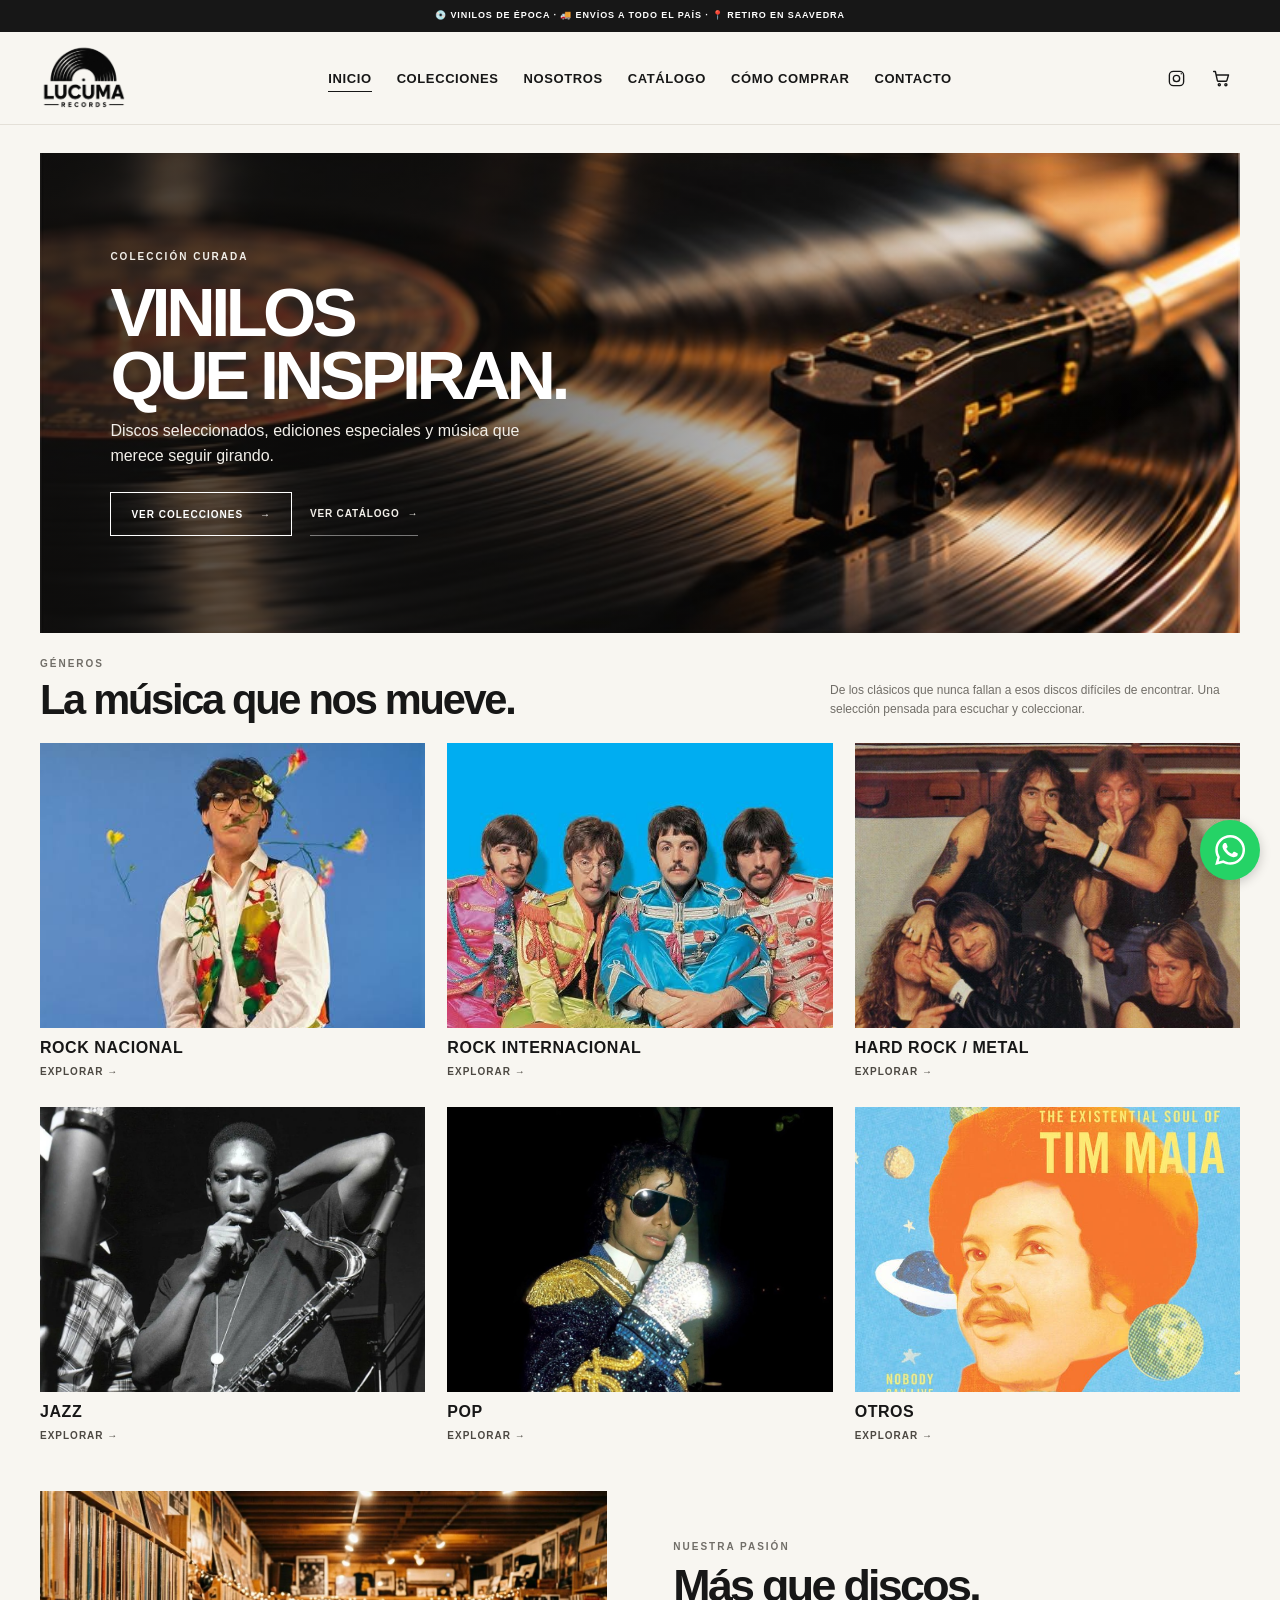
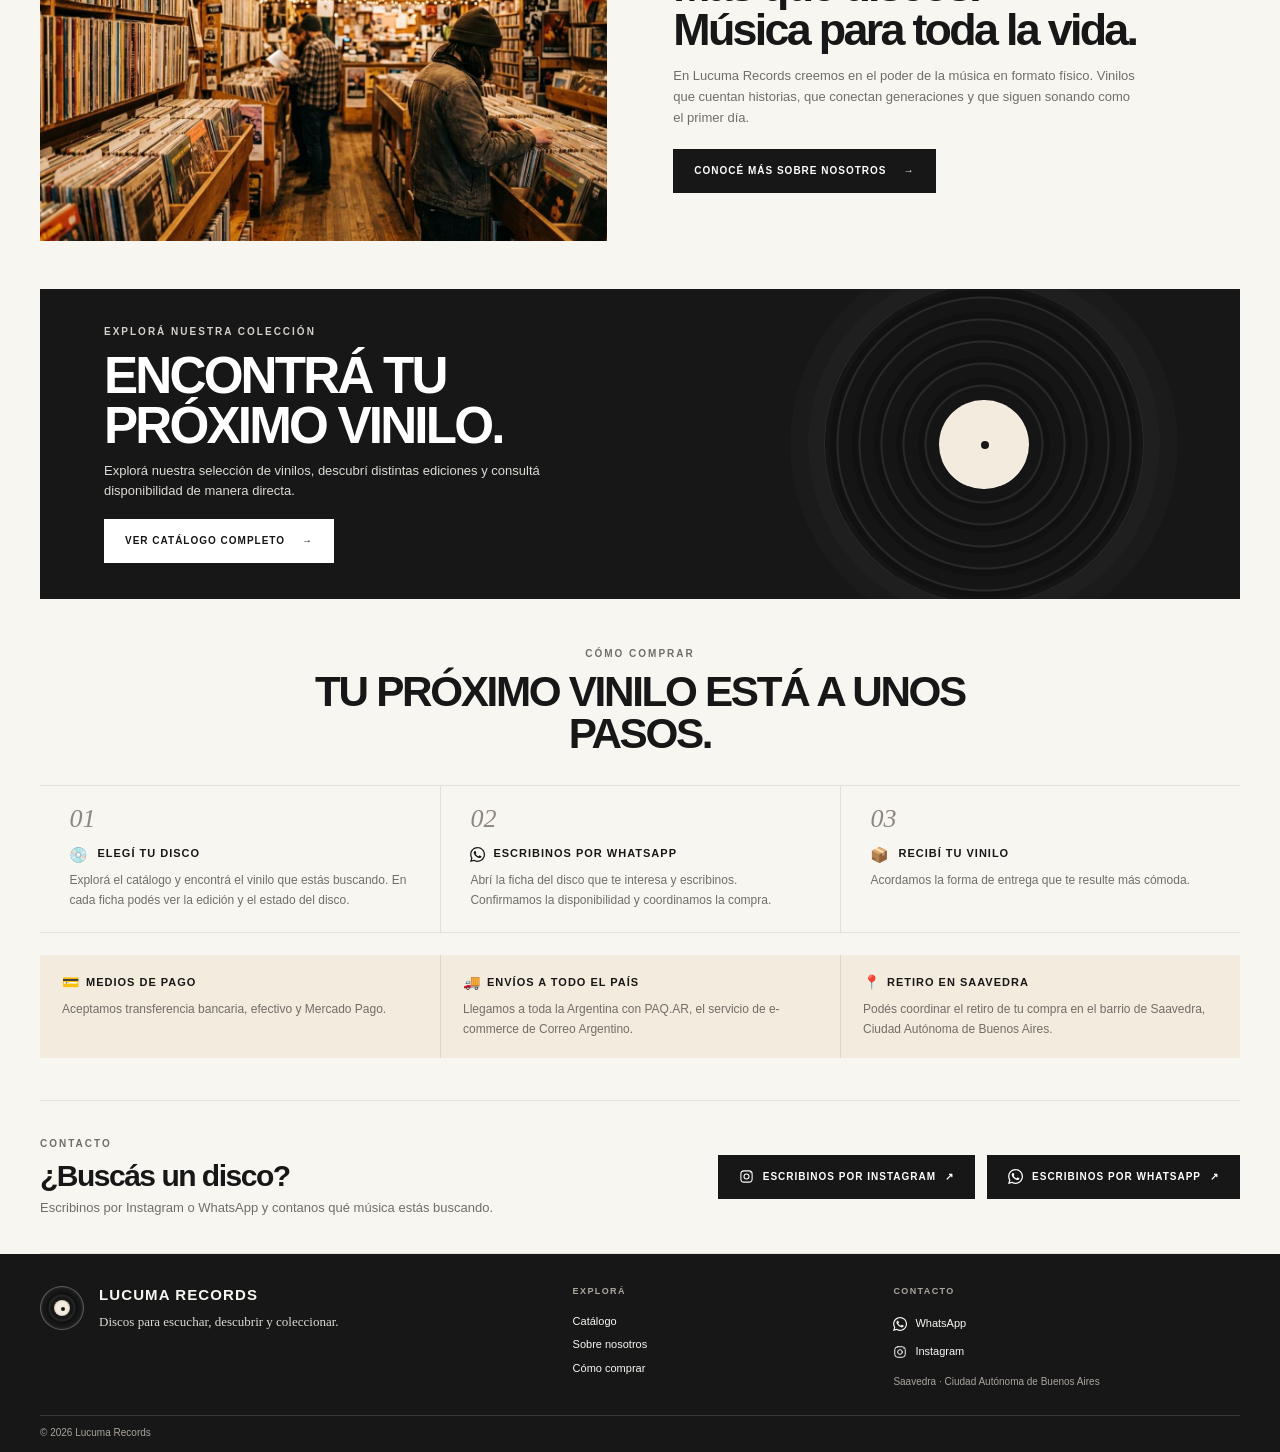
<file: index.html>
<!doctype html>
<html lang="es">
<head>
  <meta charset="utf-8">
  <meta name="google-site-verification" content="fVu0ReHZwAeIP0zhpx4-94eZmB0hKYwkRAEpUPj4eeg" />
  <meta name="viewport" content="width=device-width, initial-scale=1">
  <meta name="theme-color" content="#f8f6f1">
  <meta name="description" content="Disquería online especializada en vinilos de época, en Saavedra, Ciudad Autónoma de Buenos Aires. Explorá el catálogo y recibí envíos en toda Argentina.">
  <link rel="canonical" href="https://lucumarecords.github.io/lucuma-records/">
  <meta property="og:type" content="website">
  <meta property="og:locale" content="es_AR">
  <meta property="og:site_name" content="Lucuma Records">
  <meta property="og:title" content="Lucuma Records | Disquería online de vinilos de época">
  <meta property="og:description" content="Disquería online especializada en vinilos de época, en Saavedra, Ciudad Autónoma de Buenos Aires. Explorá el catálogo y recibí envíos en toda Argentina.">
  <meta property="og:url" content="https://lucumarecords.github.io/lucuma-records/">
  <meta property="og:image" content="https://lucumarecords.github.io/lucuma-records/assets/nosotros-disqueria.jpg">
  <meta property="og:image:width" content="1408">
  <meta property="og:image:height" content="768">
  <meta property="og:image:alt" content="Interior de la disquería Lucuma Records">
  <title>Lucuma Records | Disquería online de vinilos de época</title>
  <script type="application/ld+json">
  {
    "@context": "https://schema.org",
    "@type": "OnlineStore",
    "@id": "https://lucumarecords.github.io/lucuma-records/#lucuma-records",
    "name": "Lucuma Records",
    "url": "https://lucumarecords.github.io/lucuma-records/",
    "description": "Disquería online especializada en vinilos de época, ubicada en Saavedra, Ciudad Autónoma de Buenos Aires, con envíos a toda Argentina.",
    "logo": "https://lucumarecords.github.io/lucuma-records/assets/logo-lucuma-transparente.png",
    "sameAs": ["https://www.instagram.com/lucumarecords/"]
  }
  </script>
  <style>
    :root {
      color-scheme: light;
      --paper: #f8f6f1;
      --cream: #f3ebdd;
      --ink: #171717;
      --muted: #716e68;
      --line: #e4e0d8;
      --content: 1400px;
    }
    * { box-sizing: border-box; }
    html { scroll-behavior: smooth; scroll-padding-top: 92px; }
    body {
      margin: 0;
      color: var(--ink);
      background: var(--paper);
      font-family: Arial, Helvetica, sans-serif;
      -webkit-font-smoothing: antialiased;
      overflow-x: hidden;
    }
    img { display: block; max-width: 100%; }
    a { color: inherit; text-decoration: none; }
    button { font: inherit; }
    .container { width: min(var(--content), calc(100% - 80px)); margin-inline: auto; }

    /* Header */
    .site-header { position: relative; z-index: 5; background: var(--paper); border-bottom: 1px solid var(--line); }
    .header-inner { min-height: 92px; display: grid; grid-template-columns: 1fr auto 1fr; align-items: center; gap: 28px; }
    .brand { display: inline-flex; width: max-content; align-items: center; }
    .brand img { width: 164px; height: 76px; object-fit: contain; object-position: left center; }
    .primary-nav { display: flex; align-items: center; justify-content: center; gap: clamp(25px, 1.8vw, 34px); }
    .primary-nav a { position: relative; padding: 12px 0; font-size: 13px; font-weight: 600; letter-spacing: .6px; text-transform: uppercase; }
    .primary-nav a::after { position: absolute; right: 0; bottom: 6px; left: 0; height: 1px; background: currentColor; content: ""; transform: scaleX(0); transform-origin: left; transition: transform .2s ease; }
    .primary-nav a:hover::after, .primary-nav a:focus-visible::after, .primary-nav a[href="#inicio"]::after { transform: scaleX(1); }
    .header-actions { justify-self: end; display: flex; align-items: center; gap: 14px; }
    .social-link { width: 24px; height: 24px; display: grid; place-items: center; }
    .social-link svg { width: 19px; height: 19px; fill: none; stroke: currentColor; stroke-width: 1.7; stroke-linecap: round; stroke-linejoin: round; }
    .menu-toggle { display: none; }

    @media (min-width: 961px) and (max-width: 1100px) {
      .header-inner { min-height: 82px; grid-template-columns: 1fr auto; padding-block: 7px 0; }
      .primary-nav { grid-column: 1 / -1; grid-row: 2; gap: 25px; padding-bottom: 10px; }
      .header-actions { grid-column: 2; grid-row: 1; }
    }

    /* Hero */
    .hero { position: relative; isolation: isolate; display: flex; align-items: center; overflow: hidden; aspect-ratio: 2.5 / 1; margin-top: 28px; padding: clamp(34px, 5.5vw, 76px); background: #1d1a17; color: #fff; }
    .hero-image { position: absolute; z-index: -2; inset: 0; width: 100%; height: 100%; object-fit: cover; object-position: center; }
    .hero::before { position: absolute; z-index: -1; inset: 0; background: linear-gradient(90deg, rgb(16 15 14 / 78%) 0%, rgb(16 15 14 / 57%) 38%, rgb(16 15 14 / 12%) 74%, transparent 100%); content: ""; }
    .hero-copy { width: min(560px, 54%); }
    .hero .eyebrow { color: #f2efe9; }
    .eyebrow { display: block; color: var(--muted); font-size: 10px; font-weight: 700; letter-spacing: 2px; line-height: 1.4; text-transform: uppercase; }
    .hero h1 { max-width: 560px; margin: 17px 0 12px; font-size: clamp(48px, 5.35vw, 76px); font-weight: 750; letter-spacing: -.065em; line-height: .92; }
    .hero-copy > p { max-width: 450px; margin: 0; color: #f2efe9; font-size: 16px; line-height: 1.55; }
    .button { min-height: 44px; display: inline-flex; align-items: center; justify-content: center; gap: 17px; margin-top: 24px; padding: 0 20px; border: 1px solid var(--ink); background: var(--ink); color: #fff; font-size: 10px; font-weight: 700; letter-spacing: 1px; text-transform: uppercase; transition: background .2s ease, color .2s ease; }
    .button:hover { background: transparent; color: var(--ink); }
    .hero .button { border-color: #fff; background: transparent; color: #fff; }
    .hero .button:hover { background: #fff; color: var(--ink); }
    .hero-actions { display: flex; align-items: center; flex-wrap: wrap; gap: 14px 18px; margin-top: 24px; }
    .hero-actions .button { margin-top: 0; }
    .hero-catalog-link { min-height: 44px; display: inline-flex; align-items: center; gap: 8px; border-bottom: 1px solid #ffffff70; color: #f2efe9; font-size: 10px; font-weight: 700; letter-spacing: .8px; text-transform: uppercase; }
    .hero-catalog-link:hover { border-color: #fff; color: #fff; }

    /* Curated genres */
    .collections { padding-block: 24px 0; }
    .section-heading { display: flex; align-items: end; justify-content: space-between; gap: 28px; margin-bottom: 22px; }
    .section-heading h2 { margin: 8px 0 0; font-size: clamp(32px, 3.25vw, 44px); letter-spacing: -.055em; line-height: 1; }
    .section-heading p { max-width: 410px; margin: 0 0 2px; color: var(--muted); font-size: 12px; line-height: 1.55; }
    .category-grid { display: grid; grid-template-columns: repeat(6, minmax(0, 1fr)); gap: 28px 22px; }
    .category { min-width: 0; display: block; grid-column: span 2; }
    .category-photo { overflow: hidden; aspect-ratio: 1.35 / 1; background: #e9e5de; }
    .category-photo img { width: 100%; height: 100%; object-fit: cover; transition: transform .35s ease; }
    .category:nth-child(1) .category-photo img { object-position: center 22%; }
    .category:nth-child(2) .category-photo img { object-position: center 30%; }
    .category:nth-child(3) .category-photo img { object-position: center top; }
    .category:nth-child(4) .category-photo img { object-position: center 12%; }
    .category:nth-child(5) .category-photo img { object-position: center 18%; }
    .category:nth-child(6) .category-photo img { object-position: center 35%; }
    .category h3 { margin: 10px 0 0; font-size: clamp(14px, 1.25vw, 18px); letter-spacing: .035em; line-height: 1.25; text-transform: uppercase; }
    .explore { display: inline-block; margin-top: 8px; color: #4d4943; font-size: 10px; font-weight: 700; letter-spacing: 1px; }
    @media (hover: hover) and (pointer: fine) { .category:hover .category-photo img { transform: scale(1.035); } }

    /* About */
    .about { padding-block: 48px 0; }
    .about-inner { display: grid; grid-template-columns: minmax(0, 1fr) minmax(0, 1fr); align-items: center; gap: clamp(36px, 5.2vw, 72px); }
    .about-photo { overflow: hidden; aspect-ratio: 1.62; background: var(--cream); }
    .about-photo img { width: 100%; height: 100%; object-fit: cover; object-position: center; }
    .about-copy { max-width: 500px; }
    .about-copy h2 { margin: 10px 0 13px; font-size: clamp(34px, 3.5vw, 48px); letter-spacing: -.06em; line-height: .98; }
    .about-copy p { max-width: 470px; margin: 0; color: var(--muted); font-size: 13px; line-height: 1.65; }
    .about-copy .button { margin-top: 20px; }

    /* Catalog preview */
    .catalog { position: relative; min-height: 260px; display: grid; grid-template-columns: 1fr .8fr; align-items: center; overflow: hidden; margin-top: 48px; padding: 36px clamp(30px, 5vw, 64px); background: var(--ink); color: #fff; }
    .catalog-copy { position: relative; z-index: 1; }
    .catalog .eyebrow { color: #d4d0c9; }
    .catalog h2 { margin: 12px 0 10px; font-size: clamp(34px, 4vw, 52px); letter-spacing: -.055em; line-height: .97; }
    .catalog p { max-width: 440px; margin: 0; color: #dedbd5; font-size: 13px; line-height: 1.55; }
    .catalog .button { border-color: #fff; background: #fff; color: var(--ink); }
    .catalog .button:hover { background: transparent; color: #fff; }
    .catalog-art { position: absolute; top: 50%; right: 8%; width: min(320px, 30vw); aspect-ratio: 1; border: 1px solid #ffffff17; border-radius: 50%; background: repeating-radial-gradient(circle at center, #151515 0 13px, #292929 14px 15px, #111 16px 22px); box-shadow: 0 0 0 16px #ffffff05, 0 0 0 34px #ffffff04; transform: translateY(-50%); }
    .catalog-art::before { position: absolute; inset: 36%; border: 1px solid #ffffff45; border-radius: 50%; background: var(--cream); content: ""; }
    .catalog-art::after { position: absolute; top: 49%; left: 49%; width: 8px; height: 8px; border-radius: 50%; background: var(--ink); content: ""; }
    .catalog-link { margin-top: 18px; }

    /* How to buy */
    .how-to { padding-block: 48px 42px; border-bottom: 1px solid var(--line); }
    .how-to-heading { max-width: 760px; margin: 0 auto 30px; text-align: center; }
    .how-to-heading .eyebrow { color: var(--muted); }
    .how-to-heading h2 { margin: 10px 0 0; font-size: clamp(30px, 3.3vw, 44px); letter-spacing: -.055em; line-height: 1; }
    .buy-steps { display: grid; grid-template-columns: repeat(3, minmax(0, 1fr)); border-top: 1px solid var(--line); border-bottom: 1px solid var(--line); }
    .buy-step { position: relative; padding: 20px clamp(16px, 2.3vw, 30px) 22px; }
    .buy-step + .buy-step { border-left: 1px solid var(--line); }
    .buy-step-number { display: block; margin-bottom: 14px; color: #8d877d; font-family: Georgia, 'Times New Roman', serif; font-size: 26px; font-style: italic; line-height: 1; }
    .buy-step h3, .buy-info h3 { margin: 0 0 9px; font-size: 11px; font-weight: 700; letter-spacing: 1px; line-height: 1.4; }
    .buy-step h3 { display: flex; align-items: center; gap: 8px; }
    .buy-step-icon { display: inline-flex; flex: 0 0 auto; align-items: center; justify-content: center; font-size: 15px; line-height: 1; }
    .buy-step-icon--whatsapp svg { width: 15px; height: 15px; fill: currentColor; }
    .contact .button { gap: 9px; }
    .brand-icon { display: inline-flex; flex: 0 0 15px; align-items: center; justify-content: center; width: 15px; height: 15px; }
    .brand-icon svg { display: block; width: 100%; height: 100%; }
    .brand-icon--instagram svg { fill: none; stroke: currentColor; stroke-width: 1.7; stroke-linecap: round; stroke-linejoin: round; }
    .brand-icon--whatsapp svg { fill: currentColor; }
    .buy-step p, .buy-info p { margin: 0; color: var(--muted); font-size: 12px; line-height: 1.65; }
    .buy-info-grid { display: grid; grid-template-columns: repeat(3, minmax(0, 1fr)); gap: 0; margin-top: 22px; background: var(--cream); }
    .buy-info { padding: 18px 22px; }
    .buy-info + .buy-info { border-left: 1px solid #ded6c9; }
    .buy-info h3 { display: flex; align-items: center; gap: 7px; margin-bottom: 7px; }
    .buy-info-icon { font-size: 14px; font-weight: 400; letter-spacing: 0; }

    /* Contact and footer */
    .contact { display: flex; align-items: center; justify-content: space-between; gap: 24px; padding-block: 36px; border-bottom: 1px solid var(--line); }
    .contact h2 { margin: 8px 0 5px; font-size: 30px; letter-spacing: -.05em; }
    .contact p { margin: 0; color: var(--muted); font-size: 13px; line-height: 1.5; }
    .contact-actions { display: flex; align-items: center; flex-wrap: wrap; gap: 10px 12px; }
    .contact .button { margin-top: 0; }
    .floating-whatsapp {
      position: fixed;
      right: max(20px, env(safe-area-inset-right, 0px));
      bottom: max(20px, env(safe-area-inset-bottom, 0px));
      z-index: 20;
      width: 60px;
      height: 60px;
      display: grid;
      place-items: center;
      border-radius: 50%;
      background: #25D366;
      color: #fff;
      box-shadow: 0 3px 12px rgb(0 0 0 / 20%);
      -webkit-tap-highlight-color: transparent;
    }
    .floating-whatsapp svg { display: block; width: 30px; height: 30px; fill: currentColor; }
    .site-footer { background: var(--ink); color: var(--paper); }
    .footer-main { display: grid; grid-template-columns: minmax(0, 1.25fr) minmax(140px, .7fr) minmax(230px, .9fr); gap: clamp(24px, 4vw, 56px); padding-block: 32px 26px; }
    .footer-brand { display: flex; align-items: flex-start; gap: 15px; }
    .footer-record-mark { position: relative; flex: 0 0 44px; width: 44px; aspect-ratio: 1; border: 1px solid rgb(248 246 241 / 28%); border-radius: 50%; background: repeating-radial-gradient(circle at center, #171717 0 3px, #242424 4px 5px, #111 6px 8px); }
    .footer-record-mark::before { position: absolute; inset: 31%; border: 1px solid rgb(23 23 23 / 15%); border-radius: 50%; background: var(--cream); content: ""; }
    .footer-record-mark::after { position: absolute; top: 48%; left: 48%; width: 4px; aspect-ratio: 1; border-radius: 50%; background: var(--ink); content: ""; }
    .footer-wordmark { display: inline-block; color: var(--paper); font-size: 15px; font-weight: 700; letter-spacing: 1.1px; }
    .footer-tagline { max-width: 280px; margin: 8px 0 0; color: #dedbd5; font-family: Georgia, "Times New Roman", serif; font-size: 13px; line-height: 1.5; }
    .footer-heading { margin: 0 0 10px; color: #aaa59d; font-size: 9px; font-weight: 700; letter-spacing: 1.4px; text-transform: uppercase; }
    .footer-links, .footer-contact { display: flex; flex-direction: column; align-items: flex-start; }
    .footer-links { gap: 8px; }
    .footer-links a, .footer-contact-link { color: var(--paper); font-size: 11px; line-height: 1.4; }
    .footer-contact { gap: 8px; }
    .footer-contact-link { display: inline-flex; min-height: 20px; align-items: center; gap: 8px; }
    .footer-contact-link svg { width: 14px; height: 14px; flex: 0 0 14px; fill: currentColor; }
    .footer-contact-link:last-of-type svg { fill: none; stroke: currentColor; stroke-width: 1.7; stroke-linecap: round; stroke-linejoin: round; }
    .footer-location { margin: 4px 0 0; color: #aaa59d; font-size: 10px; line-height: 1.5; }
    .footer-bottom { border-top: 1px solid rgb(248 246 241 / 14%); padding-block: 11px 14px; color: #aaa59d; font-size: 10px; }
    :focus-visible { outline: 2px solid var(--ink); outline-offset: 4px; }

    @media (max-width: 960px) {
      .container { width: min(var(--content), calc(100% - 48px)); }
      .header-inner { min-height: 82px; grid-template-columns: 1fr auto; gap: 16px; }
      .brand img { width: 150px; height: 70px; }
      .menu-toggle { display: none; }
      .primary-nav { grid-column: 1 / -1; grid-row: 2; padding-bottom: 10px; }
      .header-inner { padding-block: 7px 0; }
      .header-actions { grid-column: 2; grid-row: 1; }
      .category-grid { grid-template-columns: repeat(2, minmax(0, 1fr)); gap: 26px 18px; }
      .category:nth-child(n) { grid-column: auto; }
      .category-photo { aspect-ratio: 1.28 / 1; }
      .category h3 { font-size: 17px; }
      .hero { aspect-ratio: 2.15 / 1; padding: 40px; }
      .hero-copy { width: min(560px, 61%); }
      .about-inner { gap: 34px; }
    }
    @media (max-width: 650px) {
      html { scroll-padding-top: 76px; }
      .container { width: calc(100% - 36px); }
      .header-inner { min-height: 70px; display: flex; justify-content: space-between; gap: 10px; padding-block: 0; }
      .brand img { width: 132px; height: 62px; }
      .header-actions { margin-left: auto; gap: 7px; }
      .social-link { width: 22px; }
      .social-link svg { width: 17px; height: 17px; }
      .menu-toggle { display: inline-flex; align-items: center; gap: 8px; min-height: 38px; padding: 0 10px; border: 1px solid var(--line); background: transparent; color: var(--ink); font-size: 9px; font-weight: 700; letter-spacing: .8px; text-transform: uppercase; }
      .menu-icon, .menu-icon::before, .menu-icon::after { position: relative; display: block; width: 15px; height: 1px; background: currentColor; }
      .menu-icon::before, .menu-icon::after { position: absolute; left: 0; content: ""; }
      .menu-icon::before { top: -5px; }
      .menu-icon::after { top: 5px; }
      .primary-nav { position: absolute; top: 69px; right: 0; left: 0; display: none; align-items: stretch; gap: 0; padding: 8px 18px 14px; border-bottom: 1px solid var(--line); background: var(--paper); box-shadow: 0 9px 18px #0000000b; }
      .primary-nav.is-open { display: flex; flex-direction: column; }
      .primary-nav a { min-height: 44px; display: flex; align-items: center; padding: 14px 4px; border-bottom: 1px solid var(--line); font-size: 12px; font-weight: 600; line-height: 1.3; }
      .primary-nav a::after { display: none; }
      .hero { min-height: 350px; aspect-ratio: auto; margin-top: 18px; padding: 26px 21px; }
      .hero::before { background: linear-gradient(90deg, rgb(16 15 14 / 78%) 0%, rgb(16 15 14 / 56%) 62%, rgb(16 15 14 / 24%) 100%); }
      .hero-copy { padding: 0; }
      .eyebrow { font-size: 9px; letter-spacing: 1.8px; }
      .hero h1 { margin: 13px 0 10px; font-size: clamp(42px, 11.2vw, 52px); }
      .hero-copy > p { max-width: 430px; font-size: 15px; }
      .hero-actions { gap: 10px 14px; margin-top: 18px; }
      .hero-actions .button, .hero-catalog-link { min-height: 46px; }
      .collections { padding-top: 19px; }
      .section-heading { display: block; margin-bottom: 16px; }
      .section-heading h2 { margin-top: 7px; font-size: clamp(29px, 8vw, 38px); }
      .section-heading p { margin-top: 9px; font-size: 11px; }
      .category-grid { grid-template-columns: minmax(0, 1fr); gap: 24px; }
      .category-photo { aspect-ratio: 1.4 / 1; }
      .category h3 { margin-top: 9px; font-size: 17px; }
      .explore { margin-top: 8px; font-size: 10px; }
      .about { padding-top: 36px; }
      .about-inner { grid-template-columns: 1fr; gap: 21px; }
      .about-photo { aspect-ratio: 1.55; }
      .about-copy h2 { font-size: clamp(34px, 9vw, 42px); }
      .about-copy p { font-size: 12px; }
      .about-copy .button { min-height: 44px; margin-top: 17px; padding-inline: 13px; font-size: 9px; }
      .catalog { min-height: 300px; grid-template-columns: 1fr; margin-top: 36px; padding: 32px 22px; }
      .catalog h2 { font-size: 39px; }
      .catalog p { max-width: 340px; font-size: 12px; }
      .catalog-art { right: -46px; width: 210px; opacity: .44; }
      .catalog .button { position: relative; z-index: 1; }
      .how-to { padding-block: 36px 30px; }
      .how-to-heading { margin-bottom: 20px; text-align: left; }
      .how-to-heading h2 { max-width: 380px; font-size: clamp(29px, 8vw, 38px); line-height: 1.02; }
      .buy-steps { grid-template-columns: 1fr; }
      .buy-step { display: grid; grid-template-columns: 38px 1fr; column-gap: 10px; padding: 16px 0; }
      .buy-step + .buy-step { border-top: 1px solid var(--line); border-left: 0; }
      .buy-step-number { grid-row: span 2; margin: 0; font-size: 23px; }
      .buy-step h3 { margin-bottom: 5px; }
      .buy-step p { font-size: 11px; }
      .buy-info-grid { grid-template-columns: 1fr; margin-top: 16px; }
      .buy-info { padding: 15px 17px; }
      .buy-info + .buy-info { border-top: 1px solid #ded6c9; border-left: 0; }
      .buy-info p { font-size: 11px; }
      .contact { align-items: flex-start; flex-direction: column; gap: 16px; padding-block: 28px; }
      .contact h2 { font-size: 28px; }
      .footer-main { grid-template-columns: 1fr 1fr; gap: 22px 16px; padding-block: 27px 22px; }
      .footer-brand { grid-column: 1 / -1; }
      .footer-links { grid-column: 1; }
      .footer-contact { grid-column: 2; }
      .footer-bottom { padding-right: 72px; }
    }
    @media (max-width: 650px) {
      .footer-main { grid-template-columns: 1fr; gap: 19px; padding-block: 26px 21px; }
      .footer-brand, .footer-links, .footer-contact { grid-column: 1; }
      .footer-contact { gap: 8px; }
      .footer-bottom { padding-right: 0; }
      .home-footer .footer-contact, .home-footer .footer-bottom { padding-right: 76px; }
    }
    @media (prefers-reduced-motion: reduce) {
      html { scroll-behavior: auto; }
      *, *::before, *::after { scroll-behavior: auto !important; animation-duration: .01ms !important; animation-iteration-count: 1 !important; transition-duration: .01ms !important; }
    }
  </style>
  <link rel="stylesheet" href="assets/cart.css?v=1">
</head>
<body>
  <div class="service-banner" role="note">
    <span class="service-banner__desktop">💿 VINILOS DE ÉPOCA · 🚚 ENVÍOS A TODO EL PAÍS · 📍 RETIRO EN SAAVEDRA</span>
    <span class="service-banner__mobile">💿 VINILOS DE ÉPOCA · ENVÍOS A TODO EL PAÍS · SAAVEDRA</span>
  </div>
  <header class="site-header">
    <div class="container header-inner">
      <a class="brand" href="#inicio" aria-label="Lucuma Records, inicio">
        <img src="assets/logo-lucuma-transparente.png" width="372" height="329" alt="Lucuma Records">
      </a>
      <button class="menu-toggle" type="button" aria-expanded="false" aria-controls="main-nav">
        <span class="menu-icon" aria-hidden="true"></span><span>Menú</span>
      </button>
      <nav class="primary-nav" id="main-nav" aria-label="Navegación principal">
        <a href="#inicio">Inicio</a>
        <a href="#colecciones">Colecciones</a>
        <a href="#nosotros">Nosotros</a>
        <a href="catalogo.html">Catálogo</a>
        <a class="nav-how-to" href="#como-comprar">Cómo comprar</a>
        <a href="#contacto">Contacto</a>
      </nav>
      <div class="header-actions">
        <a class="social-link" href="https://www.instagram.com/lucumarecords/" target="_blank" rel="noopener noreferrer" aria-label="Instagram de Lucuma Records">
          <svg viewBox="0 0 24 24" aria-hidden="true"><rect x="3" y="3" width="18" height="18" rx="5"/><circle cx="12" cy="12" r="4"/><circle cx="18" cy="6" r=".8" fill="currentColor" stroke="none"/></svg>
        </a>
        <button class="cart-trigger" type="button" aria-label="Abrir carrito, vacío" aria-haspopup="dialog" aria-expanded="false" aria-controls="cart-dialog">
          <svg viewBox="0 0 24 24" aria-hidden="true"><path d="M3 4h2l2.2 10.1a1.4 1.4 0 0 0 1.4 1.1h8.2a1.4 1.4 0 0 0 1.4-1.1L20 8H6"/><circle cx="9.5" cy="19" r="1.2"/><circle cx="17" cy="19" r="1.2"/></svg>
          <span class="cart-trigger__count" aria-live="polite" hidden>0</span>
        </button>
      </div>
    </div>
  </header>

  <main>
    <section class="hero container" id="inicio" aria-labelledby="hero-title">
      <div class="hero-copy">
        <span class="eyebrow">Colección curada</span>
        <h1 id="hero-title">VINILOS<br>QUE INSPIRAN.</h1>
        <p>Discos seleccionados, ediciones especiales y música que merece seguir girando.</p>
        <div class="hero-actions">
          <a class="button" href="#colecciones">Ver colecciones <span aria-hidden="true">→</span></a>
          <a class="hero-catalog-link" href="catalogo.html">Ver catálogo <span aria-hidden="true">→</span></a>
        </div>
      </div>
      <img class="hero-image" src="portada-tocadiscos.jpg" width="739" height="303" fetchpriority="high" alt="">
    </section>

    <section class="collections container" id="colecciones" aria-labelledby="collections-title">
      <div class="section-heading">
        <div><span class="eyebrow">Géneros</span><h2 id="collections-title">La música que nos mueve.</h2></div>
        <p>De los clásicos que nunca fallan a esos discos difíciles de encontrar. Una selección pensada para escuchar y coleccionar.</p>
      </div>
      <div class="category-grid">
        <a class="category" href="catalogo.html?genero=rock-nacional" aria-label="Explorar Rock Nacional">
          <div class="category-photo"><img src="rock-nacional.jpg" width="480" height="638" loading="lazy" decoding="async" alt="Charly García, referente del rock nacional"></div>
          <h3>Rock Nacional</h3><span class="explore">EXPLORAR →</span>
        </a>
        <a class="category" href="catalogo.html?genero=rock-internacional" aria-label="Explorar Rock Internacional">
          <div class="category-photo"><img src="rock-internacional.jpg" width="554" height="554" loading="lazy" decoding="async" alt="The Beatles"></div>
          <h3>Rock Internacional</h3><span class="explore">EXPLORAR →</span>
        </a>
        <a class="category" href="catalogo.html?genero=hard-rock-metal" aria-label="Explorar Hard Rock y Metal">
          <div class="category-photo"><img src="iron%20maiden.jpg" width="798" height="1107" loading="lazy" decoding="async" alt="Iron Maiden"></div>
          <h3>Hard Rock / Metal</h3><span class="explore">EXPLORAR →</span>
        </a>
        <a class="category" href="catalogo.html?genero=jazz" aria-label="Explorar Jazz">
          <div class="category-photo"><img src="jazz.jpg" width="959" height="956" loading="lazy" decoding="async" alt="John Coltrane, figura del jazz"></div>
          <h3>Jazz</h3><span class="explore">EXPLORAR →</span>
        </a>
        <a class="category" href="catalogo.html?coleccion=pop" aria-label="Explorar Pop">
          <div class="category-photo"><img src="assets/pop.jpg" width="1024" height="1536" loading="lazy" decoding="async" alt="Michael Jackson"></div>
          <h3>POP</h3><span class="explore">EXPLORAR →</span>
        </a>
        <a class="category" href="catalogo.html?coleccion=otros" aria-label="Explorar Otros">
          <div class="category-photo"><img src="brasil.jpg" width="700" height="700" loading="lazy" decoding="async" alt="Tim Maia, música brasileña"></div>
          <h3>OTROS</h3><span class="explore">EXPLORAR →</span>
        </a>
      </div>
    </section>

    <section class="about container" id="nosotros" aria-labelledby="about-title">
      <div class="about-inner">
        <div class="about-photo">
          <img src="assets/nosotros-disqueria.jpg" width="1408" height="768" loading="lazy" decoding="async" alt="Interior cálido de una disquería con sus colecciones de vinilos" onerror="this.onerror=null;this.src='portada-tocadiscos.jpg'">
        </div>
        <div class="about-copy">
          <span class="eyebrow">Nuestra pasión</span>
          <h2 id="about-title">Más que discos.<br>Música para toda la vida.</h2>
          <p>En Lucuma Records creemos en el poder de la música en formato físico. Vinilos que cuentan historias, que conectan generaciones y que siguen sonando como el primer día.</p>
          <a class="button" href="nosotros.html">Conocé más sobre nosotros <span aria-hidden="true">→</span></a>
        </div>
      </div>
    </section>

    <section class="catalog container" id="catalogo" aria-labelledby="catalog-title">
      <div class="catalog-copy">
        <span class="eyebrow">EXPLORÁ NUESTRA COLECCIÓN</span>
        <h2 id="catalog-title">ENCONTRÁ TU<br>PRÓXIMO VINILO.</h2>
        <p>Explorá nuestra selección de vinilos, descubrí distintas ediciones y consultá disponibilidad de manera directa.</p>
        <a class="button catalog-link" href="catalogo.html">VER CATÁLOGO COMPLETO <span aria-hidden="true">→</span></a>
      </div>
      <div class="catalog-art" aria-hidden="true"></div>
    </section>

    <section class="how-to container" id="como-comprar" aria-labelledby="how-to-title">
      <div class="how-to-heading">
        <span class="eyebrow">CÓMO COMPRAR</span>
        <h2 id="how-to-title">TU PRÓXIMO VINILO ESTÁ A UNOS PASOS.</h2>
      </div>
      <div class="buy-steps">
        <article class="buy-step">
          <span class="buy-step-number" aria-hidden="true">01</span>
          <h3><span class="buy-step-icon" aria-hidden="true">💿</span>ELEGÍ TU DISCO</h3>
          <p>Explorá el catálogo y encontrá el vinilo que estás buscando. En cada ficha podés ver la edición y el estado del disco.</p>
        </article>
        <article class="buy-step">
          <span class="buy-step-number" aria-hidden="true">02</span>
          <h3><span class="buy-step-icon buy-step-icon--whatsapp" aria-hidden="true"><svg viewBox="0 0 24 24" aria-hidden="true"><path fill="currentColor" d="M20.52 3.48A11.82 11.82 0 0 0 12.13 0C5.57 0 .23 5.34.23 11.9c0 2.1.55 4.14 1.6 5.95L.12 24l6.3-1.65a11.9 11.9 0 0 0 5.7 1.45h.01c6.56 0 11.9-5.34 11.9-11.9 0-3.18-1.24-6.17-3.51-8.42ZM12.13 21.8h-.01c-1.78 0-3.52-.48-5.04-1.39l-.36-.21-3.74.98 1-3.65-.24-.37a9.84 9.84 0 0 1-1.51-5.26c0-5.46 4.44-9.9 9.9-9.9 2.65 0 5.13 1.03 7 2.9a9.84 9.84 0 0 1 2.9 7c0 5.46-4.44 9.9-9.9 9.9Zm5.43-7.41c-.3-.15-1.78-.88-2.06-.98-.28-.1-.48-.15-.68.15-.2.3-.78.98-.95 1.18-.18.2-.35.22-.65.07-.3-.15-1.26-.46-2.4-1.46-.88-.79-1.48-1.77-1.65-2.07-.18-.3-.02-.46.13-.61.13-.13.3-.35.45-.53.15-.18.2-.3.3-.5.1-.2.05-.38-.03-.53-.07-.15-.68-1.63-.93-2.23-.24-.58-.49-.5-.68-.51h-.58c-.2 0-.53.07-.8.37-.28.3-1.05 1.03-1.05 2.51s1.08 2.91 1.23 3.11c.15.2 2.12 3.24 5.14 4.55.72.31 1.28.5 1.72.64.72.23 1.38.2 1.9.12.58-.09 1.78-.73 2.03-1.43.25-.7.25-1.3.18-1.43-.08-.12-.28-.2-.58-.35Z"/></svg></span>ESCRIBINOS POR WHATSAPP</h3>
          <p>Abrí la ficha del disco que te interesa y escribinos. Confirmamos la disponibilidad y coordinamos la compra.</p>
        </article>
        <article class="buy-step">
          <span class="buy-step-number" aria-hidden="true">03</span>
          <h3><span class="buy-step-icon" aria-hidden="true">📦</span>RECIBÍ TU VINILO</h3>
          <p>Acordamos la forma de entrega que te resulte más cómoda.</p>
        </article>
      </div>
      <div class="buy-info-grid">
        <article class="buy-info">
          <h3><span class="buy-info-icon" aria-hidden="true">💳</span>MEDIOS DE PAGO</h3>
          <p>Aceptamos transferencia bancaria, efectivo y Mercado Pago.</p>
        </article>
        <article class="buy-info">
          <h3><span class="buy-info-icon" aria-hidden="true">🚚</span>ENVÍOS A TODO EL PAÍS</h3>
          <p>Llegamos a toda la Argentina con PAQ.AR, el servicio de e-commerce de Correo Argentino.</p>
        </article>
        <article class="buy-info">
          <h3><span class="buy-info-icon" aria-hidden="true">📍</span>RETIRO EN SAAVEDRA</h3>
          <p>Podés coordinar el retiro de tu compra en el barrio de Saavedra, Ciudad Autónoma de Buenos Aires.</p>
        </article>
      </div>
    </section>

    <section class="contact container" id="contacto" aria-labelledby="contact-title">
      <div>
        <span class="eyebrow">Contacto</span>
        <h2 id="contact-title">¿Buscás un disco?</h2>
        <p>Escribinos por Instagram o WhatsApp y contanos qué música estás buscando.</p>
      </div>
      <div class="contact-actions">
        <a class="button" href="https://www.instagram.com/lucumarecords/" target="_blank" rel="noopener noreferrer"><span class="brand-icon brand-icon--instagram" aria-hidden="true"><svg viewBox="0 0 24 24" aria-hidden="true"><rect x="3" y="3" width="18" height="18" rx="5"/><circle cx="12" cy="12" r="4"/><circle cx="18" cy="6" r=".8" fill="currentColor" stroke="none"/></svg></span>Escribinos por Instagram <span aria-hidden="true">↗</span></a>
        <a class="button" href="https://wa.me/5491165437000" target="_blank" rel="noopener noreferrer"><span class="brand-icon brand-icon--whatsapp" aria-hidden="true"><svg viewBox="0 0 24 24" aria-hidden="true"><path fill="currentColor" d="M20.52 3.48A11.82 11.82 0 0 0 12.13 0C5.57 0 .23 5.34.23 11.9c0 2.1.55 4.14 1.6 5.95L.12 24l6.3-1.65a11.9 11.9 0 0 0 5.7 1.45h.01c6.56 0 11.9-5.34 11.9-11.9 0-3.18-1.24-6.17-3.51-8.42ZM12.13 21.8h-.01c-1.78 0-3.52-.48-5.04-1.39l-.36-.21-3.74.98 1-3.65-.24-.37a9.84 9.84 0 0 1-1.51-5.26c0-5.46 4.44-9.9 9.9-9.9 2.65 0 5.13 1.03 7 2.9a9.84 9.84 0 0 1 2.9 7c0 5.46-4.44 9.9-9.9 9.9Zm5.43-7.41c-.3-.15-1.78-.88-2.06-.98-.28-.1-.48-.15-.68.15-.2.3-.78.98-.95 1.18-.18.2-.35.22-.65.07-.3-.15-1.26-.46-2.4-1.46-.88-.79-1.48-1.77-1.65-2.07-.18-.3-.02-.46.13-.61.13-.13.3-.35.45-.53.15-.18.2-.3.3-.5.1-.2.05-.38-.03-.53-.07-.15-.68-1.63-.93-2.23-.24-.58-.49-.5-.68-.51h-.58c-.2 0-.53.07-.8.37-.28.3-1.05 1.03-1.05 2.51s1.08 2.91 1.23 3.11c.15.2 2.12 3.24 5.14 4.55.72.31 1.28.5 1.72.64.72.23 1.38.2 1.9.12.58-.09 1.78-.73 2.03-1.43.25-.7.25-1.3.18-1.43-.08-.12-.28-.2-.58-.35Z"/></svg></span>Escribinos por WhatsApp <span aria-hidden="true">↗</span></a>
      </div>
    </section>
  </main>

  <footer class="site-footer home-footer">
  <div class="container footer-main">
    <div class="footer-brand">
      <span class="footer-record-mark" aria-hidden="true"></span>
      <div>
        <a class="footer-wordmark" href="index.html#inicio">LUCUMA RECORDS</a>
        <p class="footer-tagline">Discos para escuchar, descubrir y coleccionar.</p>
      </div>
    </div>
    <nav class="footer-links" aria-label="Enlaces del pie de página">
      <p class="footer-heading">Explorá</p>
      <a href="catalogo.html">Catálogo</a>
      <a href="nosotros.html">Sobre nosotros</a>
      <a href="index.html#como-comprar">Cómo comprar</a>
    </nav>
    <div class="footer-contact">
      <p class="footer-heading">Contacto</p>
      <a class="footer-contact-link" href="https://wa.me/5491165437000" target="_blank" rel="noopener noreferrer">
        <svg viewBox="0 0 24 24" aria-hidden="true"><path d="M20.52 3.48A11.82 11.82 0 0 0 12.13 0C5.57 0 .23 5.34.23 11.9c0 2.1.55 4.14 1.6 5.95L.12 24l6.3-1.65a11.9 11.9 0 0 0 5.7 1.45h.01c6.56 0 11.9-5.34 11.9-11.9 0-3.18-1.24-6.17-3.51-8.42ZM12.13 21.8h-.01c-1.78 0-3.52-.48-5.04-1.39l-.36-.21-3.74.98 1-3.65-.24-.37a9.84 9.84 0 0 1-1.51-5.26c0-5.46 4.44-9.9 9.9-9.9 2.65 0 5.13 1.03 7 2.9a9.84 9.84 0 0 1 2.9 7c0 5.46-4.44 9.9-9.9 9.9Zm5.43-7.41c-.3-.15-1.78-.88-2.06-.98-.28-.1-.48-.15-.68.15-.2.3-.78.98-.95 1.18-.18.2-.35.22-.65.07-.3-.15-1.26-.46-2.4-1.46-.88-.79-1.48-1.77-1.65-2.07-.18-.3-.02-.46.13-.61.13-.13.3-.35.45-.53.15-.18.2-.3.3-.5.1-.2.05-.38-.03-.53-.07-.15-.68-1.63-.93-2.23-.24-.58-.49-.5-.68-.51h-.58c-.2 0-.53.07-.8.37-.28.3-1.05 1.03-1.05 2.51s1.08 2.91 1.23 3.11c.15.2 2.12 3.24 5.14 4.55.72.31 1.28.5 1.72.64.72.23 1.38.2 1.9.12.58-.09 1.78-.73 2.03-1.43.25-.7.18-1.3.18-1.43-.08-.12-.28-.2-.58-.35Z"/></svg>
        <span>WhatsApp</span>
      </a>
      <a class="footer-contact-link" href="https://www.instagram.com/lucumarecords/" target="_blank" rel="noopener noreferrer">
        <svg viewBox="0 0 24 24" aria-hidden="true"><rect x="3" y="3" width="18" height="18" rx="5"/><circle cx="12" cy="12" r="4"/><circle cx="18" cy="6" r=".8" fill="currentColor" stroke="none"/></svg>
        <span>Instagram</span>
      </a>
      <p class="footer-location">Saavedra · Ciudad Autónoma de Buenos Aires</p>
    </div>
  </div>
  <div class="container footer-bottom"><span>© <span id="year"></span> Lucuma Records</span></div>
</footer>

  <a class="floating-whatsapp" href="https://wa.me/5491165437000?text=Hola%2C%20quer%C3%ADa%20hacer%20una%20consulta%20sobre%20Lucuma%20Records." target="_blank" rel="noopener noreferrer" aria-label="Consultá por WhatsApp sobre Lucuma Records" title="Consultá por WhatsApp sobre Lucuma Records">
    <svg viewBox="0 0 24 24" aria-hidden="true" focusable="false"><path d="M20.52 3.48A11.82 11.82 0 0 0 12.13 0C5.57 0 .23 5.34.23 11.9c0 2.1.55 4.14 1.6 5.95L.12 24l6.3-1.65a11.9 11.9 0 0 0 5.7 1.45h.01c6.56 0 11.9-5.34 11.9-11.9 0-3.18-1.24-6.17-3.51-8.42ZM12.13 21.8h-.01c-1.78 0-3.52-.48-5.04-1.39l-.36-.21-3.74.98 1-3.65-.24-.37a9.84 9.84 0 0 1-1.51-5.26c0-5.46 4.44-9.9 9.9-9.9 2.65 0 5.13 1.03 7 2.9a9.84 9.84 0 0 1 2.9 7c0 5.46-4.44 9.9-9.9 9.9Zm5.43-7.41c-.3-.15-1.78-.88-2.06-.98-.28-.1-.48-.15-.68.15-.2.3-.78.98-.95 1.18-.18.2-.35.22-.65.07-.3-.15-1.26-.46-2.4-1.46-.88-.79-1.48-1.77-1.65-2.07-.18-.3-.02-.46.13-.61.13-.13.3-.35.45-.53.15-.18.2-.3.3-.5.1-.2.05-.38-.03-.53-.07-.15-.68-1.63-.93-2.23-.24-.58-.49-.5-.68-.51h-.58c-.2 0-.53.07-.8.37-.28.3-1.05 1.03-1.05 2.51s1.08 2.91 1.23 3.11c.15.2 2.12 3.24 5.14 4.55.72.31 1.28.5 1.72.64.72.23 1.38.2 1.9.12.58-.09 1.78-.73 2.03-1.43.25-.7.18-1.3.18-1.43-.08-.12-.28-.2-.58-.35Z"/></svg>
  </a>

  <script>
    const menuToggle = document.querySelector('.menu-toggle');
    const mainNav = document.getElementById('main-nav');
    function closeMenu() {
      menuToggle.setAttribute('aria-expanded', 'false');
      mainNav.classList.remove('is-open');
    }
    menuToggle.addEventListener('click', () => {
      const isOpen = menuToggle.getAttribute('aria-expanded') === 'true';
      menuToggle.setAttribute('aria-expanded', String(!isOpen));
      mainNav.classList.toggle('is-open', !isOpen);
    });
    mainNav.querySelectorAll('a').forEach(link => link.addEventListener('click', closeMenu));
    document.addEventListener('keydown', event => { if (event.key === 'Escape') closeMenu(); });
    window.matchMedia('(min-width: 651px)').addEventListener('change', closeMenu);
    document.getElementById('year').textContent = new Date().getFullYear();
  </script>
  <script type="module" src="assets/cart.js?v=1"></script>
</body>
</html>
</file>
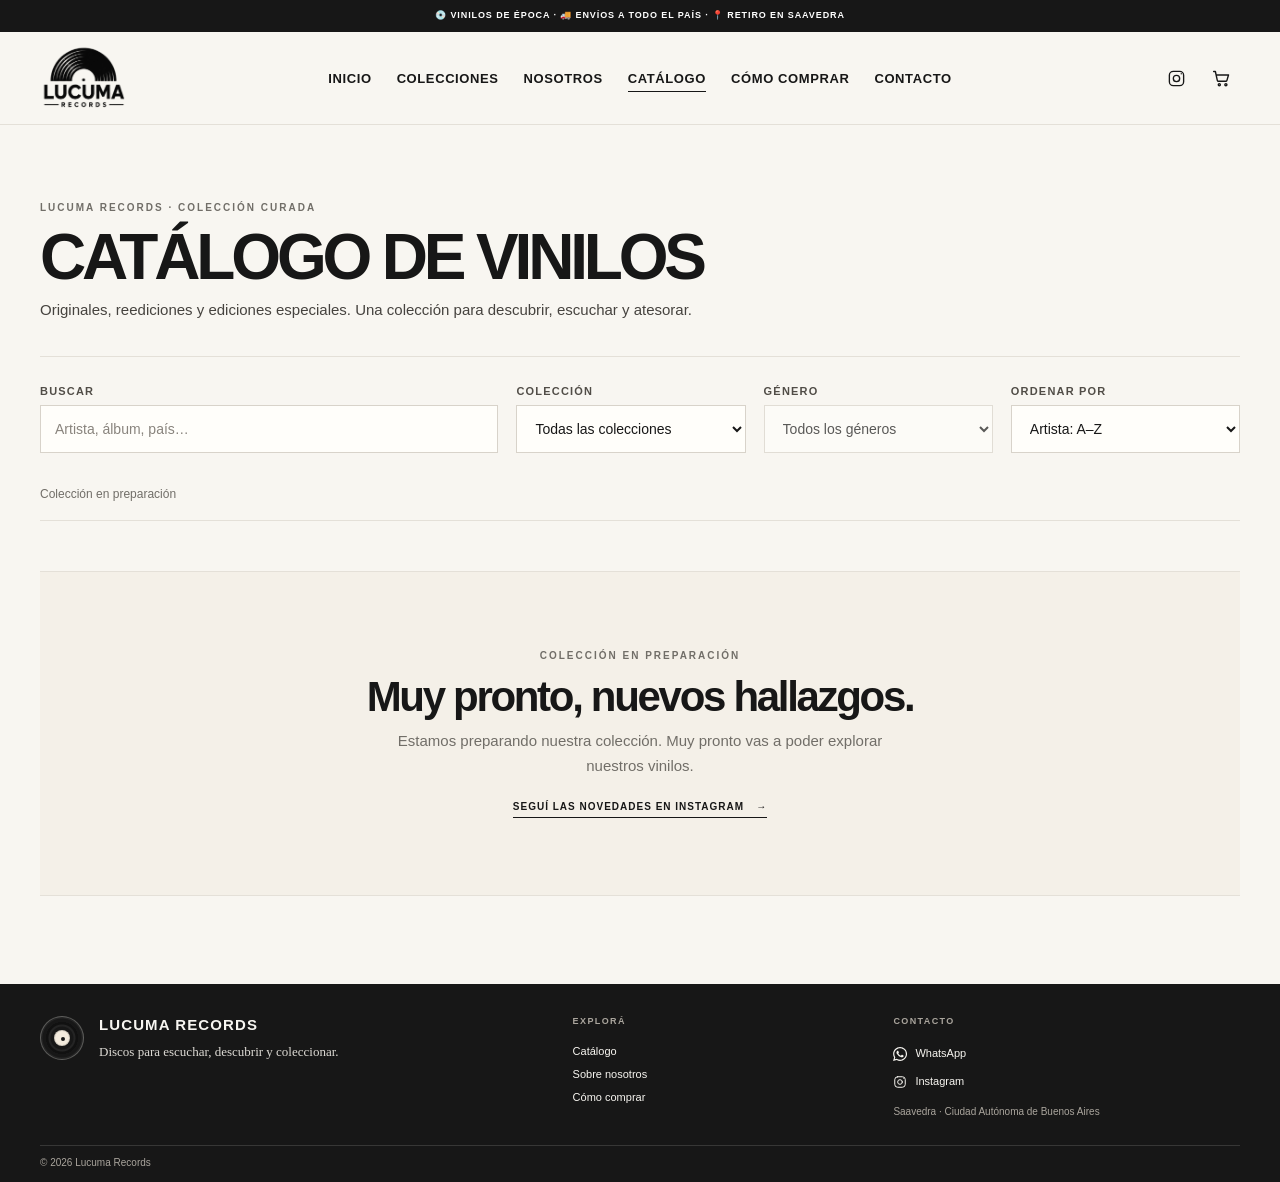
<file: catalogo.html>
<!doctype html>
<html lang="es">
<head>
  <meta charset="utf-8">
  <meta name="viewport" content="width=device-width, initial-scale=1">
  <meta name="theme-color" content="#f8f6f1">
  <meta name="description" content="Explorá los vinilos de Lucuma Records: originales, reediciones y ediciones especiales. Disquería online en Saavedra, con envíos a toda Argentina.">
  <link rel="canonical" href="https://lucumarecords.github.io/lucuma-records/catalogo.html">
  <meta property="og:type" content="website">
  <meta property="og:locale" content="es_AR">
  <meta property="og:site_name" content="Lucuma Records">
  <meta property="og:title" content="Catálogo de vinilos de época | Lucuma Records">
  <meta property="og:description" content="Explorá los vinilos de Lucuma Records: originales, reediciones y ediciones especiales. Disquería online en Saavedra, con envíos a toda Argentina.">
  <meta property="og:url" content="https://lucumarecords.github.io/lucuma-records/catalogo.html">
  <meta property="og:image" content="https://lucumarecords.github.io/lucuma-records/assets/nosotros-disqueria.jpg">
  <meta property="og:image:width" content="1408">
  <meta property="og:image:height" content="768">
  <meta property="og:image:alt" content="Interior de la disquería Lucuma Records">
  <title>Catálogo de vinilos de época | Lucuma Records</title>
  <link rel="stylesheet" href="assets/catalogo.css?v=13">
  <link rel="stylesheet" href="assets/cart.css?v=3">
  <script type="module" src="assets/catalogo.js?v=9"></script>
</head>
<body>
  <div class="service-banner" role="note">
    <span class="service-banner__desktop">💿 VINILOS DE ÉPOCA · 🚚 ENVÍOS A TODO EL PAÍS · 📍 RETIRO EN SAAVEDRA</span>
    <span class="service-banner__mobile">💿 VINILOS DE ÉPOCA · ENVÍOS A TODO EL PAÍS · SAAVEDRA</span>
  </div>
  <header class="site-header">
    <div class="container header-inner">
      <a class="brand" href="index.html#inicio" aria-label="Lucuma Records, inicio">
        <img src="assets/logo-lucuma-transparente.png" width="372" height="329" alt="Lucuma Records">
      </a>
      <button class="menu-toggle" type="button" aria-expanded="false" aria-controls="main-nav">
        <span class="menu-icon" aria-hidden="true"></span><span>Menú</span>
      </button>
      <nav class="primary-nav" id="main-nav" aria-label="Navegación principal">
        <a href="index.html#inicio">Inicio</a>
        <a href="index.html#colecciones">Colecciones</a>
        <a href="index.html#nosotros">Nosotros</a>
        <a href="catalogo.html" aria-current="page">Catálogo</a>
        <a href="index.html#como-comprar">Cómo comprar</a>
        <a href="index.html#contacto">Contacto</a>
      </nav>
      <div class="header-actions">
        <a class="social-link" href="https://www.instagram.com/lucumarecords/" target="_blank" rel="noopener noreferrer" aria-label="Instagram de Lucuma Records">
          <svg viewBox="0 0 24 24" aria-hidden="true"><rect x="3" y="3" width="18" height="18" rx="5"/><circle cx="12" cy="12" r="4"/><circle cx="18" cy="6" r=".8" fill="currentColor" stroke="none"/></svg>
        </a>
        <button class="cart-trigger" type="button" aria-label="Abrir carrito, vacío" aria-haspopup="dialog" aria-expanded="false" aria-controls="cart-dialog">
          <svg viewBox="0 0 24 24" aria-hidden="true"><path d="M3 4h2l2.2 10.1a1.4 1.4 0 0 0 1.4 1.1h8.2a1.4 1.4 0 0 0 1.4-1.1L20 8H6"/><circle cx="9.5" cy="19" r="1.2"/><circle cx="17" cy="19" r="1.2"/></svg>
          <span class="cart-trigger__count" aria-live="polite" hidden>0</span>
        </button>
      </div>
    </div>
  </header>

  <main class="container catalog-page">
    <section class="catalog-intro" aria-labelledby="catalog-title">
      <span class="eyebrow">Lucuma Records · Colección curada</span>
      <h1 id="catalog-title">CATÁLOGO DE VINILOS</h1>
      <p>Originales, reediciones y ediciones especiales. Una colección para descubrir, escuchar y atesorar.</p>
    </section>

    <section class="catalog-browser" aria-label="Explorar vinilos">
      <div class="catalog-controls">
        <label class="field search-field">
          <span>Buscar</span>
          <input id="catalog-search" type="search" placeholder="Artista, álbum, país…" autocomplete="off">
        </label>
        <button class="filters-toggle" id="filters-toggle" type="button" aria-expanded="false" aria-controls="filter-options" aria-label="Filtros y orden">
          <span>Filtros y orden</span>
          <span class="filters-toggle__count" id="filters-active-count" hidden></span>
          <span class="filters-toggle__chevron" aria-hidden="true"></span>
        </button>
        <div class="filter-options" id="filter-options">
          <label class="field">
            <span>Colección</span>
            <select id="collection-filter">
              <option value="todos">Todas las colecciones</option>
            </select>
          </label>
          <label class="field">
            <span>Género</span>
            <select id="genre-filter">
              <option value="todos">Todos los géneros</option>
            </select>
          </label>
          <label class="field">
            <span>Ordenar por</span>
            <select id="catalog-sort">
              <option value="artist-asc">Artista: A–Z</option>
              <option value="album-asc">Álbum: A–Z</option>
              <option value="price-asc">Precio: menor a mayor</option>
              <option value="price-desc">Precio: mayor a menor</option>
            </select>
          </label>
        </div>
      </div>

      <div class="catalog-results-bar">
        <p id="results-count" aria-live="polite">Cargando colección…</p>
        <button class="text-button" id="reset-filters" type="button" hidden>Limpiar filtros</button>
      </div>

      <div class="product-grid" id="product-grid" aria-live="polite" hidden></div>

      <section class="empty-state" id="empty-state" aria-live="polite">
        <span class="eyebrow" id="empty-eyebrow">Colección en preparación</span>
        <h2 id="empty-title">Muy pronto, nuevos hallazgos.</h2>
        <p id="empty-message">Estamos preparando nuestra colección. Muy pronto vas a poder explorar nuestros vinilos.</p>
        <a class="empty-link" href="https://www.instagram.com/lucumarecords/" target="_blank" rel="noopener noreferrer">Seguí las novedades en Instagram <span aria-hidden="true">→</span></a>
      </section>
    </section>
  </main>

  <footer class="site-footer">
  <div class="container footer-main">
    <div class="footer-brand">
      <span class="footer-record-mark" aria-hidden="true"></span>
      <div>
        <a class="footer-wordmark" href="index.html#inicio">LUCUMA RECORDS</a>
        <p class="footer-tagline">Discos para escuchar, descubrir y coleccionar.</p>
      </div>
    </div>
    <nav class="footer-links" aria-label="Enlaces del pie de página">
      <p class="footer-heading">Explorá</p>
      <a href="catalogo.html">Catálogo</a>
      <a href="nosotros.html">Sobre nosotros</a>
      <a href="index.html#como-comprar">Cómo comprar</a>
    </nav>
    <div class="footer-contact">
      <p class="footer-heading">Contacto</p>
      <a class="footer-contact-link" href="https://wa.me/5491165437000" target="_blank" rel="noopener noreferrer">
        <svg viewBox="0 0 24 24" aria-hidden="true"><path d="M20.52 3.48A11.82 11.82 0 0 0 12.13 0C5.57 0 .23 5.34.23 11.9c0 2.1.55 4.14 1.6 5.95L.12 24l6.3-1.65a11.9 11.9 0 0 0 5.7 1.45h.01c6.56 0 11.9-5.34 11.9-11.9 0-3.18-1.24-6.17-3.51-8.42ZM12.13 21.8h-.01c-1.78 0-3.52-.48-5.04-1.39l-.36-.21-3.74.98 1-3.65-.24-.37a9.84 9.84 0 0 1-1.51-5.26c0-5.46 4.44-9.9 9.9-9.9 2.65 0 5.13 1.03 7 2.9a9.84 9.84 0 0 1 2.9 7c0 5.46-4.44 9.9-9.9 9.9Zm5.43-7.41c-.3-.15-1.78-.88-2.06-.98-.28-.1-.48-.15-.68.15-.2.3-.78.98-.95 1.18-.18.2-.35.22-.65.07-.3-.15-1.26-.46-2.4-1.46-.88-.79-1.48-1.77-1.65-2.07-.18-.3-.02-.46.13-.61.13-.13.3-.35.45-.53.15-.18.2-.3.3-.5.1-.2.05-.38-.03-.53-.07-.15-.68-1.63-.93-2.23-.24-.58-.49-.5-.68-.51h-.58c-.2 0-.53.07-.8.37-.28.3-1.05 1.03-1.05 2.51s1.08 2.91 1.23 3.11c.15.2 2.12 3.24 5.14 4.55.72.31 1.28.5 1.72.64.72.23 1.38.2 1.9.12.58-.09 1.78-.73 2.03-1.43.25-.7.18-1.3.18-1.43-.08-.12-.28-.2-.58-.35Z"/></svg>
        <span>WhatsApp</span>
      </a>
      <a class="footer-contact-link" href="https://www.instagram.com/lucumarecords/" target="_blank" rel="noopener noreferrer">
        <svg viewBox="0 0 24 24" aria-hidden="true"><rect x="3" y="3" width="18" height="18" rx="5"/><circle cx="12" cy="12" r="4"/><circle cx="18" cy="6" r=".8" fill="currentColor" stroke="none"/></svg>
        <span>Instagram</span>
      </a>
      <p class="footer-location">Saavedra · Ciudad Autónoma de Buenos Aires</p>
    </div>
  </div>
  <div class="container footer-bottom"><span>© <span id="year"></span> Lucuma Records</span></div>
</footer>

  <dialog class="product-dialog" id="product-dialog" aria-labelledby="dialog-title">
    <div class="dialog-topline">
      <span class="eyebrow">Detalle del vinilo</span>
      <button class="dialog-close" type="button" aria-label="Cerrar detalle">Cerrar <span aria-hidden="true">×</span></button>
    </div>
    <div class="dialog-content" id="dialog-content"></div>
  </dialog>
</body>
</html>
</file>
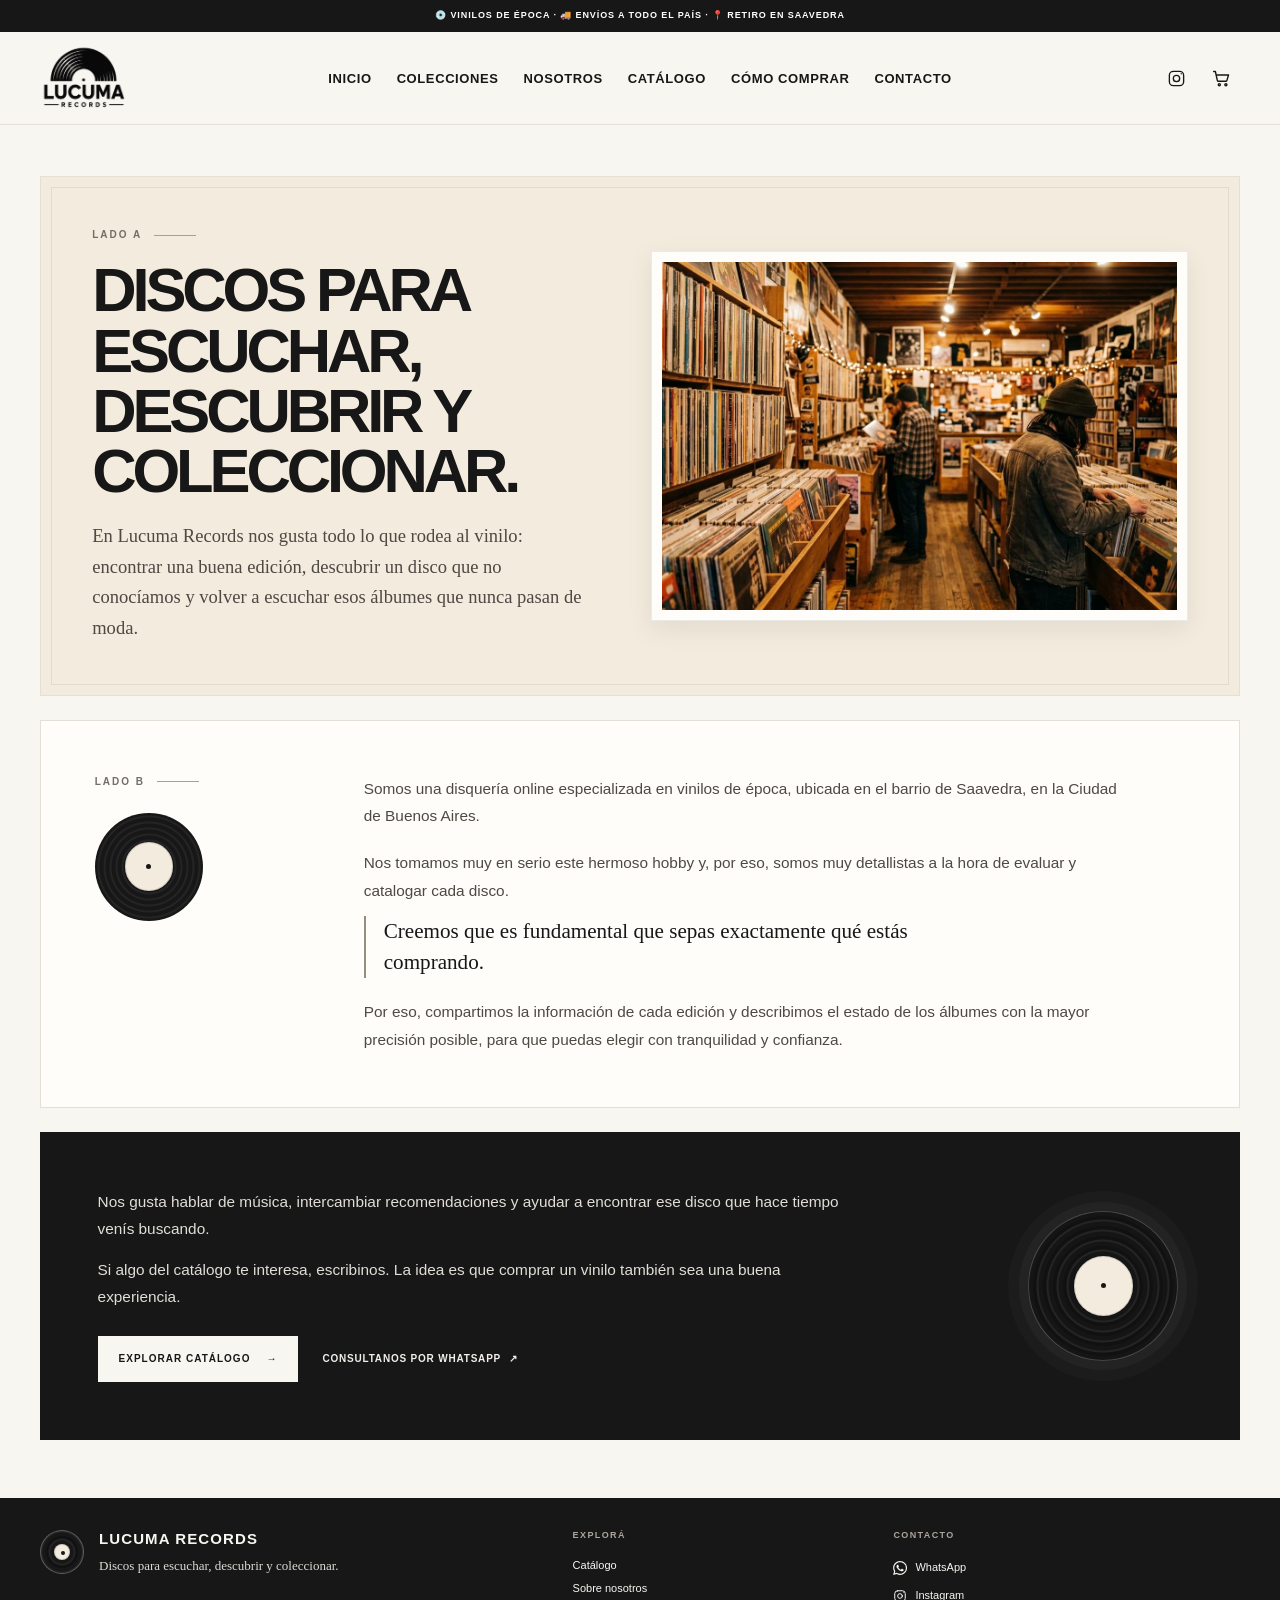
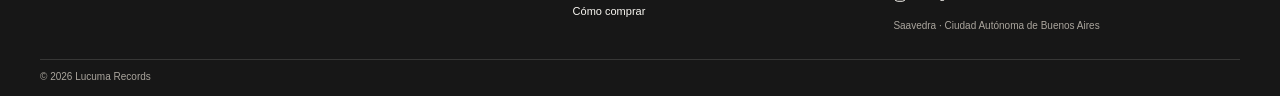
<file: nosotros.html>
<!doctype html>
<html lang="es">
<head>
  <meta charset="utf-8">
  <meta name="viewport" content="width=device-width, initial-scale=1">
  <meta name="theme-color" content="#f8f6f1">
  <meta name="description" content="Conocé Lucuma Records, disquería online especializada en vinilos de época en Saavedra, Ciudad Autónoma de Buenos Aires, con envíos a toda Argentina.">
  <link rel="canonical" href="https://lucumarecords.github.io/lucuma-records/nosotros.html">
  <meta property="og:type" content="website">
  <meta property="og:locale" content="es_AR">
  <meta property="og:site_name" content="Lucuma Records">
  <meta property="og:title" content="Sobre Lucuma Records | Disquería online en Saavedra">
  <meta property="og:description" content="Conocé Lucuma Records, disquería online especializada en vinilos de época en Saavedra, Ciudad Autónoma de Buenos Aires, con envíos a toda Argentina.">
  <meta property="og:url" content="https://lucumarecords.github.io/lucuma-records/nosotros.html">
  <meta property="og:image" content="https://lucumarecords.github.io/lucuma-records/assets/nosotros-disqueria.jpg">
  <meta property="og:image:width" content="1408">
  <meta property="og:image:height" content="768">
  <meta property="og:image:alt" content="Interior de la disquería Lucuma Records">
  <title>Sobre Lucuma Records | Disquería online en Saavedra</title>
    <style>
    :root {
      color-scheme: light;
      --paper: #f8f6f1;
      --cream: #f3ebdd;
      --ink: #171717;
      --muted: #716e68;
      --line: #e4e0d8;
      --content: 1400px;
    }
    * { box-sizing: border-box; }
    html { scroll-behavior: smooth; scroll-padding-top: 92px; }
    body { margin: 0; color: var(--ink); background: var(--paper); font-family: Arial, Helvetica, sans-serif; -webkit-font-smoothing: antialiased; }
    img { display: block; max-width: 100%; }
    a { color: inherit; text-decoration: none; }
    button { font: inherit; }
    .container { width: min(var(--content), calc(100% - 80px)); margin-inline: auto; }

    .site-header { position: relative; z-index: 5; background: var(--paper); border-bottom: 1px solid var(--line); }
    .header-inner { min-height: 92px; display: grid; grid-template-columns: 1fr auto 1fr; align-items: center; gap: 28px; }
    .brand { display: inline-flex; width: max-content; align-items: center; }
    .brand img { width: 164px; height: 76px; object-fit: contain; object-position: left center; }
    .primary-nav { display: flex; align-items: center; justify-content: center; gap: clamp(25px, 1.8vw, 34px); }
    .primary-nav a { position: relative; padding: 12px 0; font-size: 13px; font-weight: 600; letter-spacing: .6px; text-transform: uppercase; }
    .primary-nav a::after { position: absolute; right: 0; bottom: 6px; left: 0; height: 1px; background: currentColor; content: ""; transform: scaleX(0); transform-origin: left; transition: transform .2s ease; }
    .primary-nav a:hover::after, .primary-nav a:focus-visible::after { transform: scaleX(1); }
    .header-actions { justify-self: end; display: flex; align-items: center; gap: 14px; }
    .social-link { width: 24px; height: 24px; display: grid; place-items: center; }
    .social-link svg { width: 19px; height: 19px; fill: none; stroke: currentColor; stroke-width: 1.7; stroke-linecap: round; stroke-linejoin: round; }
    .menu-toggle { display: none; }

    .about-page { width: min(1240px, calc(100% - 80px)); padding-top: clamp(30px, 4vw, 56px); padding-bottom: 58px; }
    .sleeve { position: relative; overflow: hidden; padding: clamp(24px, 4vw, 56px); border: 1px solid #e6dfd3; background: var(--cream); }
    .sleeve::before { position: absolute; inset: 10px; border: 1px solid rgb(23 23 23 / 7%); content: ""; pointer-events: none; }
    .sleeve-grid { position: relative; display: grid; grid-template-columns: minmax(0, .96fr) minmax(0, 1.04fr); align-items: center; gap: clamp(28px, 5vw, 68px); }
    .sleeve-copy { max-width: 560px; }
    .side-marker { display: flex; align-items: center; gap: 12px; color: #716e68; font-size: 10px; font-weight: 700; letter-spacing: 2px; line-height: 1.4; text-transform: uppercase; }
    .side-marker::after { width: 42px; height: 1px; background: #a7a094; content: ""; }
    h1 { max-width: 570px; margin: 18px 0 0; font-size: clamp(39px, 4.8vw, 64px); font-weight: 750; letter-spacing: -.067em; line-height: .98; }
    .sleeve-intro { max-width: 500px; margin: 20px 0 0; color: #4d4943; font-family: Georgia, "Times New Roman", serif; font-size: clamp(16px, 1.45vw, 19px); line-height: 1.65; }
    .sleeve-photo { padding: 10px; border: 1px solid rgb(23 23 23 / 8%); background: #fffdfa; box-shadow: 0 8px 24px rgb(31 26 20 / 8%); }
    .sleeve-photo img { width: 100%; height: 100%; aspect-ratio: 1.48 / 1; object-fit: cover; object-position: center; }

    .liner { display: grid; grid-template-columns: 205px minmax(0, 1fr); gap: clamp(28px, 5vw, 66px); margin-top: 24px; padding: clamp(28px, 4.2vw, 54px); border: 1px solid var(--line); background: #fffdfa; }
    .liner-side { display: flex; flex-direction: column; align-items: flex-start; gap: 24px; }
    .groove-mark { position: relative; width: 108px; aspect-ratio: 1; display: grid; place-items: center; border-radius: 50%; background: repeating-radial-gradient(circle at center, #171717 0 1px, #242424 2px 3px, #171717 4px 6px); }
    .groove-mark::before { width: 43%; aspect-ratio: 1; border: 1px solid rgb(23 23 23 / 15%); border-radius: 50%; background: var(--cream); content: ""; }
    .groove-mark::after { position: absolute; width: 5px; aspect-ratio: 1; border-radius: 50%; background: var(--ink); content: ""; }
    .liner-copy { width: 100%; max-width: 760px; }
    .liner-copy p { margin: 0; color: #4d4943; font-size: clamp(15px, 1.2vw, 17px); line-height: 1.78; }
    .liner-copy p + p { margin-top: 20px; }
    .pull-quote { display: block; max-width: 640px; margin-top: 12px; padding-left: 18px; border-left: 2px solid #988d7c; color: var(--ink); font-family: Georgia, "Times New Roman", serif; font-size: clamp(18px, 1.65vw, 23px); line-height: 1.48; }

    .outro { position: relative; overflow: hidden; margin-top: 24px; padding: clamp(30px, 4.5vw, 58px); background: var(--ink); color: #fff; }
    .outro-grid { position: relative; display: grid; grid-template-columns: minmax(0, 1fr) 158px; align-items: center; gap: 36px; }
    .outro-copy { position: relative; z-index: 1; max-width: 760px; }
    .outro-copy p { margin: 0; color: #e1ded8; font-size: clamp(15px, 1.2vw, 17px); line-height: 1.75; }
    .outro-copy p + p { margin-top: 14px; }
    .outro-actions { display: flex; align-items: center; flex-wrap: wrap; gap: 14px 24px; margin-top: 25px; }
    .button { min-height: 46px; display: inline-flex; align-items: center; justify-content: center; gap: 16px; padding: 0 20px; border: 1px solid #f8f6f1; background: #f8f6f1; color: var(--ink); font-size: 10px; font-weight: 700; letter-spacing: 1px; text-transform: uppercase; transition: background .2s ease, color .2s ease; }
    .button:hover { background: transparent; color: #fff; }
    .whatsapp-link { min-height: 44px; display: inline-flex; align-items: center; gap: 8px; color: #f2efe9; font-size: 10px; font-weight: 700; letter-spacing: .8px; text-transform: uppercase; text-underline-offset: 4px; }
    .whatsapp-link:hover { text-decoration: underline; }
    .outro-record { position: relative; width: 150px; aspect-ratio: 1; display: grid; place-items: center; justify-self: center; border: 1px solid rgb(255 255 255 / 20%); border-radius: 50%; background: repeating-radial-gradient(circle at center, #151515 0 4px, #242424 5px 6px, #111 7px 10px); box-shadow: 0 0 0 9px rgb(255 255 255 / 3%), 0 0 0 20px rgb(255 255 255 / 2%); }
    .outro-record::before { width: 39%; aspect-ratio: 1; border: 1px solid rgb(23 23 23 / 15%); border-radius: 50%; background: var(--cream); content: ""; }
    .outro-record::after { position: absolute; width: 5px; aspect-ratio: 1; border-radius: 50%; background: var(--ink); content: ""; }
    :focus-visible { outline: 2px solid currentColor; outline-offset: 4px; }
    .site-footer { background: var(--ink); color: var(--paper); }
    .footer-main { display: grid; grid-template-columns: minmax(0, 1.25fr) minmax(140px, .7fr) minmax(230px, .9fr); gap: clamp(24px, 4vw, 56px); padding-block: 32px 26px; }
    .footer-brand { display: flex; align-items: flex-start; gap: 15px; }
    .footer-record-mark { position: relative; flex: 0 0 44px; width: 44px; aspect-ratio: 1; border: 1px solid rgb(248 246 241 / 28%); border-radius: 50%; background: repeating-radial-gradient(circle at center, #171717 0 3px, #242424 4px 5px, #111 6px 8px); }
    .footer-record-mark::before { position: absolute; inset: 31%; border: 1px solid rgb(23 23 23 / 15%); border-radius: 50%; background: var(--cream); content: ""; }
    .footer-record-mark::after { position: absolute; top: 48%; left: 48%; width: 4px; aspect-ratio: 1; border-radius: 50%; background: var(--ink); content: ""; }
    .footer-wordmark { display: inline-block; color: var(--paper); font-size: 15px; font-weight: 700; letter-spacing: 1.1px; }
    .footer-tagline { max-width: 280px; margin: 8px 0 0; color: #dedbd5; font-family: Georgia, "Times New Roman", serif; font-size: 13px; line-height: 1.5; }
    .footer-heading { margin: 0 0 10px; color: #aaa59d; font-size: 9px; font-weight: 700; letter-spacing: 1.4px; text-transform: uppercase; }
    .footer-links, .footer-contact { display: flex; flex-direction: column; align-items: flex-start; }
    .footer-links { gap: 8px; }
    .footer-links a, .footer-contact-link { color: var(--paper); font-size: 11px; line-height: 1.4; }
    .footer-contact { gap: 8px; }
    .footer-contact-link { display: inline-flex; min-height: 20px; align-items: center; gap: 8px; }
    .footer-contact-link svg { width: 14px; height: 14px; flex: 0 0 14px; fill: currentColor; }
    .footer-contact-link:last-of-type svg { fill: none; stroke: currentColor; stroke-width: 1.7; stroke-linecap: round; stroke-linejoin: round; }
    .footer-location { margin: 4px 0 0; color: #aaa59d; font-size: 10px; line-height: 1.5; }
    .footer-bottom { border-top: 1px solid rgb(248 246 241 / 14%); padding-block: 11px 14px; color: #aaa59d; font-size: 10px; }
    @media (min-width: 961px) and (max-width: 1100px) {
      .header-inner { min-height: 82px; grid-template-columns: 1fr auto; padding-block: 7px 0; }
      .primary-nav { grid-column: 1 / -1; grid-row: 2; gap: 25px; padding-bottom: 10px; }
      .header-actions { grid-column: 2; grid-row: 1; }
    }
    @media (max-width: 960px) {
      .container { width: min(var(--content), calc(100% - 48px)); }
      .about-page { width: min(1240px, calc(100% - 48px)); }
      .header-inner { min-height: 82px; grid-template-columns: 1fr auto; gap: 16px; padding-block: 7px 0; }
      .brand img { width: 150px; height: 70px; }
      .menu-toggle { display: none; }
      .primary-nav { grid-column: 1 / -1; grid-row: 2; padding-bottom: 10px; }
      .header-actions { grid-column: 2; grid-row: 1; }
      .sleeve-grid { grid-template-columns: minmax(0, .95fr) minmax(0, 1.05fr); gap: 28px; }
      .liner { grid-template-columns: 140px minmax(0, 1fr); gap: 28px; }
      .groove-mark { width: 88px; }
      .outro-grid { grid-template-columns: minmax(0, 1fr) 122px; gap: 26px; }
      .outro-record { width: 116px; }
    }
    @media (max-width: 650px) {
      html { scroll-padding-top: 76px; }
      .container, .about-page { width: calc(100% - 36px); }
      .header-inner { min-height: 70px; display: flex; justify-content: space-between; gap: 10px; padding-block: 0; }
      .brand img { width: 132px; height: 62px; }
      .header-actions { margin-left: auto; gap: 7px; }
      .social-link { width: 22px; }
      .social-link svg { width: 17px; height: 17px; }
      .menu-toggle { display: inline-flex; align-items: center; gap: 8px; min-height: 38px; padding: 0 10px; border: 1px solid var(--line); background: transparent; color: var(--ink); font-size: 9px; font-weight: 700; letter-spacing: .8px; text-transform: uppercase; }
      .menu-icon, .menu-icon::before, .menu-icon::after { position: relative; display: block; width: 15px; height: 1px; background: currentColor; }
      .menu-icon::before, .menu-icon::after { position: absolute; left: 0; content: ""; }
      .menu-icon::before { top: -5px; }
      .menu-icon::after { top: 5px; }
      .primary-nav { position: absolute; top: 69px; right: 0; left: 0; display: none; align-items: stretch; gap: 0; padding: 8px 18px 14px; border-bottom: 1px solid var(--line); background: var(--paper); box-shadow: 0 9px 18px #0000000b; }
      .primary-nav.is-open { display: flex; flex-direction: column; }
      .primary-nav a { min-height: 44px; display: flex; align-items: center; padding: 14px 4px; border-bottom: 1px solid var(--line); font-size: 12px; font-weight: 600; line-height: 1.3; }
      .primary-nav a::after { display: none; }
      .about-page { padding-top: 18px; padding-bottom: 30px; }
      .sleeve { padding: 25px 21px 21px; }
      .sleeve::before { inset: 7px; }
      .sleeve-grid { grid-template-columns: 1fr; gap: 20px; }
      .sleeve-copy { padding-inline: 2px; }
      .side-marker { font-size: 9px; letter-spacing: 1.8px; }
      .side-marker::after { width: 32px; }
      h1 { margin-top: 14px; font-size: clamp(37px, 9.5vw, 50px); line-height: .99; }
      .sleeve-intro { margin-top: 15px; font-size: 16px; line-height: 1.58; }
      .sleeve-photo { padding: 7px; }
      .sleeve-photo img { aspect-ratio: 1.28 / 1; }
      .liner { grid-template-columns: 1fr; gap: 18px; margin-top: 14px; padding: 22px 21px 25px; }
      .liner-side { flex-direction: row; align-items: center; justify-content: space-between; }
      .groove-mark { width: 54px; }
      .groove-mark::after, .outro-record::after { width: 4px; }
      .liner-copy p { font-size: 15px; line-height: 1.72; }
      .liner-copy p + p { margin-top: 16px; }
      .pull-quote { margin-top: 10px; padding-left: 13px; font-size: 18px; line-height: 1.45; }
      .outro { margin-top: 14px; padding: 24px 21px 22px; }
      .outro-grid { grid-template-columns: 1fr; gap: 20px; }
      .outro-copy p { font-size: 15px; line-height: 1.7; }
      .outro-copy p + p { margin-top: 12px; }
      .outro-actions { align-items: flex-start; flex-direction: column; gap: 10px; margin-top: 19px; }
      .button { min-height: 46px; }
      .outro-record { width: 64px; justify-self: end; }
      .outro-record::before { width: 39%; }
      .footer-main { grid-template-columns: 1fr 1fr; gap: 22px 16px; padding-block: 27px 22px; }
      .footer-brand { grid-column: 1 / -1; }
      .footer-links { grid-column: 1; }
      .footer-contact { grid-column: 2; }
      .footer-bottom { padding-right: 72px; }
    }
    @media (max-width: 650px) {
      .footer-main { grid-template-columns: 1fr; gap: 19px; padding-block: 26px 21px; }
      .footer-brand, .footer-links, .footer-contact { grid-column: 1; }
      .footer-contact { gap: 8px; }
      .footer-bottom { padding-right: 0; }
    }
    @media (prefers-reduced-motion: reduce) {
      html { scroll-behavior: auto; }
      *, *::before, *::after { scroll-behavior: auto !important; animation-duration: .01ms !important; animation-iteration-count: 1 !important; transition-duration: .01ms !important; }
    }
  </style>
  <link rel="stylesheet" href="assets/cart.css?v=1">
</head>
<body>
  <div class="service-banner" role="note">
    <span class="service-banner__desktop">💿 VINILOS DE ÉPOCA · 🚚 ENVÍOS A TODO EL PAÍS · 📍 RETIRO EN SAAVEDRA</span>
    <span class="service-banner__mobile">💿 VINILOS DE ÉPOCA · ENVÍOS A TODO EL PAÍS · SAAVEDRA</span>
  </div>
  <header class="site-header">
    <div class="container header-inner">
      <a class="brand" href="index.html#inicio" aria-label="Lucuma Records, inicio">
        <img src="assets/logo-lucuma-transparente.png" width="372" height="329" alt="Lucuma Records">
      </a>
      <button class="menu-toggle" type="button" aria-expanded="false" aria-controls="main-nav">
        <span class="menu-icon" aria-hidden="true"></span><span>Menú</span>
      </button>
      <nav class="primary-nav" id="main-nav" aria-label="Navegación principal">
        <a href="index.html#inicio">Inicio</a>
        <a href="index.html#colecciones">Colecciones</a>
        <a href="nosotros.html" aria-current="page">Nosotros</a>
        <a href="catalogo.html">Catálogo</a>
        <a href="index.html#como-comprar">Cómo comprar</a>
        <a href="index.html#contacto">Contacto</a>
      </nav>
      <div class="header-actions">
        <a class="social-link" href="https://www.instagram.com/lucumarecords/" target="_blank" rel="noopener noreferrer" aria-label="Instagram de Lucuma Records">
          <svg viewBox="0 0 24 24" aria-hidden="true"><rect x="3" y="3" width="18" height="18" rx="5"/><circle cx="12" cy="12" r="4"/><circle cx="18" cy="6" r=".8" fill="currentColor" stroke="none"/></svg>
        </a>
        <button class="cart-trigger" type="button" aria-label="Abrir carrito, vacío" aria-haspopup="dialog" aria-expanded="false" aria-controls="cart-dialog">
          <svg viewBox="0 0 24 24" aria-hidden="true"><path d="M3 4h2l2.2 10.1a1.4 1.4 0 0 0 1.4 1.1h8.2a1.4 1.4 0 0 0 1.4-1.1L20 8H6"/><circle cx="9.5" cy="19" r="1.2"/><circle cx="17" cy="19" r="1.2"/></svg>
          <span class="cart-trigger__count" aria-live="polite" hidden>0</span>
        </button>
      </div>
    </div>
  </header>

    <main class="about-page container">
    <section class="sleeve" aria-labelledby="about-title">
      <div class="sleeve-grid">
        <div class="sleeve-copy">
          <span class="side-marker">LADO A</span>
          <h1 id="about-title">DISCOS PARA ESCUCHAR, DESCUBRIR Y COLECCIONAR.</h1>
          <p class="sleeve-intro">En Lucuma Records nos gusta todo lo que rodea al vinilo: encontrar una buena edición, descubrir un disco que no conocíamos y volver a escuchar esos álbumes que nunca pasan de moda.</p>
        </div>
        <div class="sleeve-photo">
          <img src="assets/nosotros-disqueria.jpg" width="1408" height="768" alt="Interior de la disquería Lucuma Records" fetchpriority="high">
        </div>
      </div>
    </section>

    <section class="liner" aria-label="Lado B">
      <div class="liner-side">
        <span class="side-marker">LADO B</span>
        <span class="groove-mark" aria-hidden="true"></span>
      </div>
      <div class="liner-copy">
        <p>Somos una disquería online especializada en vinilos de época, ubicada en el barrio de Saavedra, en la Ciudad de Buenos Aires.</p>
        <p>Nos tomamos muy en serio este hermoso hobby y, por eso, somos muy detallistas a la hora de evaluar y catalogar cada disco. <span class="pull-quote">Creemos que es fundamental que sepas exactamente qué estás comprando.</span></p>
        <p>Por eso, compartimos la información de cada edición y describimos el estado de los álbumes con la mayor precisión posible, para que puedas elegir con tranquilidad y confianza.</p>
      </div>
    </section>

    <section class="outro">
      <div class="outro-grid">
        <div class="outro-copy">
          <p>Nos gusta hablar de música, intercambiar recomendaciones y ayudar a encontrar ese disco que hace tiempo venís buscando.</p>
          <p>Si algo del catálogo te interesa, escribinos. La idea es que comprar un vinilo también sea una buena experiencia.</p>
          <div class="outro-actions">
            <a class="button" href="catalogo.html">EXPLORAR CATÁLOGO <span aria-hidden="true">→</span></a>
            <a class="whatsapp-link" href="https://wa.me/5491165437000" target="_blank" rel="noopener noreferrer">CONSULTANOS POR WHATSAPP <span aria-hidden="true">↗</span></a>
          </div>
        </div>
        <span class="outro-record" aria-hidden="true"></span>
      </div>
    </section>
  </main>

  <footer class="site-footer">
  <div class="container footer-main">
    <div class="footer-brand">
      <span class="footer-record-mark" aria-hidden="true"></span>
      <div>
        <a class="footer-wordmark" href="index.html#inicio">LUCUMA RECORDS</a>
        <p class="footer-tagline">Discos para escuchar, descubrir y coleccionar.</p>
      </div>
    </div>
    <nav class="footer-links" aria-label="Enlaces del pie de página">
      <p class="footer-heading">Explorá</p>
      <a href="catalogo.html">Catálogo</a>
      <a href="nosotros.html">Sobre nosotros</a>
      <a href="index.html#como-comprar">Cómo comprar</a>
    </nav>
    <div class="footer-contact">
      <p class="footer-heading">Contacto</p>
      <a class="footer-contact-link" href="https://wa.me/5491165437000" target="_blank" rel="noopener noreferrer">
        <svg viewBox="0 0 24 24" aria-hidden="true"><path d="M20.52 3.48A11.82 11.82 0 0 0 12.13 0C5.57 0 .23 5.34.23 11.9c0 2.1.55 4.14 1.6 5.95L.12 24l6.3-1.65a11.9 11.9 0 0 0 5.7 1.45h.01c6.56 0 11.9-5.34 11.9-11.9 0-3.18-1.24-6.17-3.51-8.42ZM12.13 21.8h-.01c-1.78 0-3.52-.48-5.04-1.39l-.36-.21-3.74.98 1-3.65-.24-.37a9.84 9.84 0 0 1-1.51-5.26c0-5.46 4.44-9.9 9.9-9.9 2.65 0 5.13 1.03 7 2.9a9.84 9.84 0 0 1 2.9 7c0 5.46-4.44 9.9-9.9 9.9Zm5.43-7.41c-.3-.15-1.78-.88-2.06-.98-.28-.1-.48-.15-.68.15-.2.3-.78.98-.95 1.18-.18.2-.35.22-.65.07-.3-.15-1.26-.46-2.4-1.46-.88-.79-1.48-1.77-1.65-2.07-.18-.3-.02-.46.13-.61.13-.13.3-.35.45-.53.15-.18.2-.3.3-.5.1-.2.05-.38-.03-.53-.07-.15-.68-1.63-.93-2.23-.24-.58-.49-.5-.68-.51h-.58c-.2 0-.53.07-.8.37-.28.3-1.05 1.03-1.05 2.51s1.08 2.91 1.23 3.11c.15.2 2.12 3.24 5.14 4.55.72.31 1.28.5 1.72.64.72.23 1.38.2 1.9.12.58-.09 1.78-.73 2.03-1.43.25-.7.18-1.3.18-1.43-.08-.12-.28-.2-.58-.35Z"/></svg>
        <span>WhatsApp</span>
      </a>
      <a class="footer-contact-link" href="https://www.instagram.com/lucumarecords/" target="_blank" rel="noopener noreferrer">
        <svg viewBox="0 0 24 24" aria-hidden="true"><rect x="3" y="3" width="18" height="18" rx="5"/><circle cx="12" cy="12" r="4"/><circle cx="18" cy="6" r=".8" fill="currentColor" stroke="none"/></svg>
        <span>Instagram</span>
      </a>
      <p class="footer-location">Saavedra · Ciudad Autónoma de Buenos Aires</p>
    </div>
  </div>
  <div class="container footer-bottom"><span>© <span id="year"></span> Lucuma Records</span></div>
</footer>

  <script>
    const menuToggle = document.querySelector('.menu-toggle');
    const mainNav = document.getElementById('main-nav');
    function closeMenu() {
      menuToggle.setAttribute('aria-expanded', 'false');
      mainNav.classList.remove('is-open');
    }
    menuToggle.addEventListener('click', () => {
      const isOpen = menuToggle.getAttribute('aria-expanded') === 'true';
      menuToggle.setAttribute('aria-expanded', String(!isOpen));
      mainNav.classList.toggle('is-open', !isOpen);
    });
    mainNav.querySelectorAll('a').forEach(link => link.addEventListener('click', closeMenu));
    document.getElementById('year').textContent = new Date().getFullYear();
  </script>
  <script type="module" src="assets/cart.js?v=1"></script>
</body>
</html>
</file>
<file: assets/cart.css>
.service-banner {
  min-height: 32px;
  display: flex;
  align-items: center;
  justify-content: center;
  padding: 6px 18px;
  background: #171717;
  color: #fff;
  font-size: 9px;
  font-weight: 600;
  letter-spacing: .9px;
  line-height: 1.45;
  text-align: center;
  text-transform: uppercase;
}
.service-banner__mobile { display: none; }
.cart-trigger {
  position: relative;
  width: 38px;
  height: 38px;
  display: grid;
  flex: 0 0 38px;
  place-items: center;
  padding: 0;
  border: 0;
  background: transparent;
  color: inherit;
  cursor: pointer;
}
.cart-trigger svg { width: 21px; height: 21px; fill: none; stroke: currentColor; stroke-width: 1.6; stroke-linecap: round; stroke-linejoin: round; }
.cart-trigger:focus-visible { outline: 1px solid currentColor; outline-offset: 2px; }
.cart-trigger__count {
  position: absolute;
  top: 0;
  right: -1px;
  min-width: 16px;
  height: 16px;
  display: grid;
  place-items: center;
  padding: 0 4px;
  border-radius: 99px;
  background: #171717;
  color: #fff;
  font-size: 9px;
  font-weight: 700;
  line-height: 1;
}
.cart-trigger__count[hidden] { display: none; }

/* Botón de carrito en cada ficha, manteniendo la tapa y el ancho de tarjeta. */
.product-card { display: flex; flex-direction: column; }
.product-card__open { display: flex; flex: 1 0 auto; flex-direction: column; }
.product-card__photo { width: 100%; flex: 0 0 auto; }
.product-card__info { width: 100%; flex: 1 0 auto; align-content: start; }
.cart-add-button {
  width: min(100%, 280px);
  min-height: 42px;
  display: inline-flex;
  align-items: center;
  justify-content: center;
  align-self: center;
  margin: 14px auto 0;
  padding: 10px 14px;
  border: 1px solid #bdb8ae;
  border-radius: 0;
  background: transparent;
  color: #171717;
  cursor: pointer;
  font-size: 9px;
  font-weight: 700;
  letter-spacing: 1px;
  line-height: 1.3;
  text-align: center;
  text-transform: uppercase;
  transition: border-color .16s ease, color .16s ease, background-color .16s ease;
}
.cart-add-button:hover:not(:disabled) { border-color: #171717; background: #f1eee8; }
.cart-add-button:focus-visible { outline: 2px solid #171717; outline-offset: 3px; }
.cart-add-button:disabled { cursor: default; }
.cart-add-button.is-added { border-color: #77736d; color: #625e57; }
.cart-add-button--detail { display: flex; width: min(100%, 380px); margin: 0 auto 18px; border-color: #c8c5bd; background: #f3f2ee; }

.cart-dialog {
  width: min(560px, calc(100% - 24px));
  max-width: none;
  max-height: min(88dvh, 760px);
  overflow: hidden;
  padding: 0;
  border: 1px solid #d8d3ca;
  border-radius: 0;
  background: #f8f6f1;
  color: #171717;
}
.cart-dialog::backdrop { background: rgb(23 23 23 / 58%); }
.cart-panel { max-height: min(88dvh, 760px); display: flex; flex-direction: column; padding: 24px; }
.cart-panel__header { display: flex; flex: 0 0 auto; align-items: center; justify-content: space-between; gap: 16px; padding-bottom: 14px; border-bottom: 1px solid #e4e0d8; }
.cart-panel__title { margin: 0; font-family: Georgia, "Times New Roman", serif; font-size: 27px; font-weight: 400; line-height: 1.15; }
.cart-close { width: 38px; height: 38px; flex: 0 0 38px; border: 0; background: transparent; color: #171717; cursor: pointer; font-size: 27px; font-weight: 300; line-height: 1; }
.cart-close:focus-visible { outline: 1px solid currentColor; outline-offset: 2px; }
.cart-notice { flex: 0 0 auto; margin: 12px 0 0; color: #625e57; font-size: 12px; line-height: 1.5; }
.cart-notice[hidden] { display: none; }
.cart-items { min-height: 0; flex: 1 1 auto; overflow: auto; overscroll-behavior: contain; }
.cart-item { display: grid; grid-template-columns: 64px minmax(0, 1fr) auto; align-items: center; gap: 12px; padding: 14px 0; border-bottom: 1px solid #e4e0d8; }
.cart-item:first-child { margin-top: 2px; }
.cart-item__photo { width: 64px; height: 64px; object-fit: cover; background: #eeeae2; }
.cart-item__copy { min-width: 0; }
.cart-item__artist { display: block; margin: 0 0 3px; color: #716e68; font-size: 8px; font-weight: 700; letter-spacing: 1.1px; line-height: 1.35; text-transform: uppercase; }
.cart-item__album { margin: 0; font-family: Georgia, "Times New Roman", serif; font-size: 16px; font-weight: 400; line-height: 1.2; overflow-wrap: anywhere; }
.cart-item__edition { margin: 4px 0 0; color: #716e68; font-size: 10px; line-height: 1.4; }
.cart-item__edition[hidden] { display: none; }
.cart-item__price { margin: 5px 0 0; font-size: 12px; font-weight: 700; line-height: 1.3; }
.cart-item__remove { padding: 7px 0 7px 7px; border: 0; background: transparent; color: #625e57; cursor: pointer; font-size: 9px; font-weight: 600; letter-spacing: .7px; text-decoration: underline; text-underline-offset: 3px; text-transform: uppercase; }
.cart-item__remove:focus-visible { outline: 1px solid currentColor; outline-offset: 2px; }
.cart-empty { margin: 22px 0; color: #625e57; font-family: Georgia, "Times New Roman", serif; font-size: 16px; line-height: 1.5; }
.cart-empty[hidden], .cart-subtotal[hidden], .cart-partial-note[hidden], .cart-shipping-note[hidden], .cart-no-reservation[hidden], .cart-whatsapp[hidden] { display: none; }
.cart-subtotal { display: flex; flex: 0 0 auto; align-items: baseline; justify-content: space-between; gap: 16px; margin-top: 10px; padding-top: 14px; border-top: 1px solid #d8d3ca; }
.cart-subtotal__label { color: #625e57; font-size: 11px; line-height: 1.4; }
.cart-subtotal__value { font-size: 17px; font-weight: 700; text-align: right; }
.cart-partial-note, .cart-shipping-note, .cart-no-reservation { flex: 0 0 auto; margin: 7px 0 0; color: #716e68; font-size: 10px; line-height: 1.45; }
.cart-whatsapp { min-height: 48px; display: flex; flex: 0 0 auto; align-items: center; justify-content: center; margin-top: 15px; padding: 12px 16px; background: #171717; color: #fff; font-size: 10px; font-weight: 700; letter-spacing: .9px; line-height: 1.35; text-align: center; text-transform: uppercase; }
.cart-whatsapp[aria-disabled="true"] { opacity: .42; pointer-events: none; }
.cart-whatsapp:focus-visible { outline: 2px solid #171717; outline-offset: 3px; }
.cart-no-reservation { text-align: center; }

@media (max-width: 650px) {
  .service-banner { min-height: 32px; padding: 6px 14px; font-size: 8px; letter-spacing: .55px; }
  .service-banner__desktop { display: none; }
  .service-banner__mobile { display: inline; }
  .cart-trigger { width: 38px; height: 40px; }
  .cart-dialog { width: calc(100% - 20px); max-height: calc(100dvh - 20px); }
  .cart-panel { max-height: calc(100dvh - 20px); padding: 18px; }
  .cart-panel__title { font-size: 24px; }
  .cart-add-button { width: min(100%, 340px); min-height: 46px; }
  .cart-add-button--detail { width: 100%; margin: 0 auto 10px; }
}
@media (max-width: 390px) {
  .cart-panel { padding: 15px; }
  .cart-item { grid-template-columns: 48px minmax(0, 1fr); gap: 10px; }
  .cart-item__photo { width: 48px; height: 48px; grid-row: span 2; }
  .cart-item__remove { grid-column: 2; justify-self: start; padding: 4px 0; }
}
</file>
<file: assets/catalogo.css>
:root {
  color-scheme: light;
  --paper: #f8f6f1;
  --cream: #f3ebdd;
  --ink: #171717;
  --muted: #716e68;
  --line: #e4e0d8;
  --content: 1400px;
}
* { box-sizing: border-box; }
html { scroll-behavior: smooth; }
body { margin: 0; color: var(--ink); background: var(--paper); font-family: Arial, Helvetica, sans-serif; -webkit-font-smoothing: antialiased; overflow-x: hidden; }
a { color: inherit; text-decoration: none; }
img { display: block; max-width: 100%; }
button, input, select { font: inherit; }
.container { width: min(var(--content), calc(100% - 80px)); margin-inline: auto; }
.eyebrow { display: block; color: var(--muted); font-size: 10px; font-weight: 700; letter-spacing: 2px; line-height: 1.4; text-transform: uppercase; }

/* Cabecera compartida con la portada */
.site-header { position: relative; z-index: 5; background: var(--paper); border-bottom: 1px solid var(--line); }
.header-inner { min-height: 92px; display: grid; grid-template-columns: 1fr auto 1fr; align-items: center; gap: 28px; }
.brand { display: inline-flex; width: max-content; align-items: center; }
.brand img { width: 164px; height: 76px; object-fit: contain; object-position: left center; }
.primary-nav { display: flex; align-items: center; justify-content: center; gap: clamp(25px, 1.8vw, 34px); }
.primary-nav a { position: relative; padding: 12px 0; font-size: 13px; font-weight: 600; letter-spacing: .6px; text-transform: uppercase; }
.primary-nav a::after { position: absolute; right: 0; bottom: 6px; left: 0; height: 1px; background: currentColor; content: ""; transform: scaleX(0); transform-origin: left; transition: transform .2s ease; }
.primary-nav a:hover::after, .primary-nav a:focus-visible::after, .primary-nav a[aria-current="page"]::after { transform: scaleX(1); }
.header-actions { justify-self: end; display: flex; align-items: center; gap: 14px; }
.social-link { width: 24px; height: 24px; display: grid; place-items: center; }
.social-link svg { width: 19px; height: 19px; fill: none; stroke: currentColor; stroke-width: 1.7; stroke-linecap: round; stroke-linejoin: round; }
.menu-toggle { display: none; }
.menu-icon, .menu-icon::before, .menu-icon::after { position: relative; display: block; width: 15px; height: 1px; background: currentColor; }
.menu-icon::before, .menu-icon::after { position: absolute; left: 0; content: ""; }
.menu-icon::before { top: -5px; }
.menu-icon::after { top: 5px; }

.catalog-page { min-height: calc(100vh - 210px); padding-top: clamp(40px, 6vw, 76px); padding-bottom: 88px; }
.catalog-intro { padding-bottom: 34px; border-bottom: 1px solid var(--line); }
.catalog-intro h1 { margin: 12px 0 10px; font-size: clamp(40px, 5vw, 68px); font-weight: 750; letter-spacing: -.065em; line-height: .96; }
.catalog-intro p { max-width: 660px; margin: 0; color: #46433f; font-size: 15px; line-height: 1.6; }
.catalog-browser { padding-top: 28px; }
.catalog-controls { display: grid; grid-template-columns: minmax(240px, 1.6fr) repeat(3, minmax(150px, .8fr)); gap: 18px; align-items: end; }
.filters-toggle { display: none; }
.filter-options { display: contents; }
.field { display: grid; gap: 8px; color: #514d47; font-size: 11px; font-weight: 700; letter-spacing: 1.2px; text-transform: uppercase; }
.field input, .field select { width: 100%; height: 48px; padding: 0 14px; border: 1px solid #d8d3ca; border-radius: 0; outline: 0; background: #fffefa; color: var(--ink); font-size: 14px; font-weight: 400; letter-spacing: 0; text-transform: none; }
.field input::placeholder { color: #89847d; }
.field input:focus, .field select:focus { border-color: var(--ink); box-shadow: 0 0 0 1px var(--ink); }
.catalog-results-bar { min-height: 54px; display: flex; align-items: center; justify-content: space-between; gap: 16px; margin-top: 14px; border-bottom: 1px solid var(--line); }
.catalog-results-bar p { margin: 0; color: var(--muted); font-size: 12px; }
.text-button { padding: 8px 0; border: 0; background: transparent; color: var(--ink); cursor: pointer; font-size: 10px; font-weight: 700; letter-spacing: 1px; text-decoration: underline; text-underline-offset: 3px; text-transform: uppercase; }
.product-grid { display: grid; grid-template-columns: repeat(3, minmax(0, 1fr)); gap: 44px 22px; padding-top: 24px; }
.product-card { min-width: 0; }
.product-card__open { width: 100%; display: block; padding: 0; border: 0; background: transparent; color: inherit; cursor: pointer; text-align: left; }
.product-card__photo { position: relative; overflow: hidden; aspect-ratio: 1 / 1; background: #eeeae2; }
.product-card__photo img { width: 100%; height: 100%; object-fit: cover; }
.vinyl-placeholder { width: 100%; height: 100%; display: grid; place-items: center; background: radial-gradient(circle at 50% 45%, #fffefa 0, #f3ebdd 56%, #e9e3d8 100%); }
.vinyl-placeholder svg { width: min(68%, 220px); height: auto; filter: drop-shadow(0 8px 9px rgb(23 23 23 / 13%)); }
.detail-thumbnails .vinyl-placeholder svg { width: 76%; }
.product-card__info { display: grid; grid-template-columns: minmax(0, 1fr); justify-items: center; gap: 0; padding-top: 14px; text-align: center; }
.product-card__artist { grid-column: 1 / -1; margin-bottom: 6px; color: var(--muted); font-size: 8px; font-weight: 600; letter-spacing: 1.8px; line-height: 1.35; text-transform: uppercase; }
.product-card__album { width: 100%; margin: 0; font-family: Georgia, 'Times New Roman', serif; font-size: 20px; font-weight: 400; letter-spacing: -.025em; line-height: 1.16; overflow-wrap: anywhere; }
.product-card__generic { grid-column: 1 / -1; letter-spacing: .04em; }
.product-card__pressing { margin: 5px 0 0; color: var(--muted); font-size: 10px; line-height: 1.4; letter-spacing: .2px; overflow-wrap: anywhere; }
.product-card__price { width: 100%; margin-top: 9px; padding: 0; border: 0; color: #171717; font-size: 21px; font-weight: 650; line-height: 1.2; letter-spacing: -.025em; white-space: normal; overflow-wrap: anywhere; }
.availability { display: inline-flex; align-items: center; gap: 6px; margin-top: 4px; color: var(--muted); font-size: 8px; font-weight: 600; letter-spacing: .9px; text-transform: uppercase; }
.availability::before { width: 5px; height: 5px; border-radius: 50%; background: #8c887f; content: ""; }
.availability--available::before { background: #52664e; }
.availability--reserved::before { background: #a27b3c; }
.availability--sold { color: #77736d; }
.availability--sold::before { background: #aaa59c; }
.product-card__availability { justify-self: center; }
.empty-state { margin-top: 26px; padding: clamp(34px, 6vw, 78px) 24px; border-block: 1px solid var(--line); background: #f4f0e8; text-align: center; }
.empty-state[hidden] { display: none; }
.empty-state h2 { margin: 12px 0 10px; font-size: clamp(28px, 3.4vw, 42px); letter-spacing: -.055em; line-height: 1.05; }
.empty-state p:not(.eyebrow) { max-width: 540px; margin: 0 auto; color: var(--muted); font-size: 15px; line-height: 1.65; }
.empty-link { display: inline-flex; align-items: center; gap: 12px; margin-top: 22px; border-bottom: 1px solid currentColor; padding-bottom: 5px; font-size: 10px; font-weight: 700; letter-spacing: 1px; text-transform: uppercase; }

/* Ficha ampliada */
.product-dialog { width: min(1040px, calc(100% - 36px)); max-width: none; max-height: min(90vh, 900px); overflow: auto; padding: clamp(20px, 3.5vw, 42px); border: 1px solid var(--line); border-radius: 0; background: var(--paper); color: var(--ink); }
.product-dialog::backdrop { background: rgb(23 23 23 / 64%); }
.dialog-topline { display: flex; align-items: center; justify-content: space-between; gap: 16px; padding-bottom: 16px; border-bottom: 1px solid var(--line); }
.dialog-close { display: inline-flex; align-items: center; gap: 10px; padding: 6px 0; border: 0; background: transparent; color: var(--ink); cursor: pointer; font-size: 10px; font-weight: 700; letter-spacing: 1px; text-transform: uppercase; }
.dialog-close span { font-size: 21px; font-weight: 400; }
.dialog-content { display: grid; grid-template-columns: minmax(0, .95fr) minmax(0, 1.05fr); gap: clamp(24px, 4vw, 52px); padding-top: 26px; }
.detail-gallery__main { overflow: hidden; aspect-ratio: 1 / 1; background: #eeeae2; }
.detail-gallery__main img { width: 100%; height: 100%; object-fit: cover; }
.detail-thumbnails { display: flex; gap: 9px; overflow-x: auto; padding-top: 10px; }
.detail-thumbnails button { width: 64px; height: 64px; flex: 0 0 auto; overflow: hidden; padding: 0; border: 1px solid var(--line); background: #eeeae2; cursor: pointer; }
.detail-thumbnails button[aria-pressed="true"] { border-color: var(--ink); }
.detail-thumbnails img { width: 100%; height: 100%; object-fit: cover; }
.detail-copy h2 { margin: 8px 0 5px; font-size: clamp(30px, 4vw, 44px); letter-spacing: -.06em; line-height: 1; }
.detail-copy__album { margin: 0; font-size: 19px; }
.detail-copy__meta { margin: 12px 0 0; color: var(--muted); font-size: 12px; }
.detail-copy__price { margin: 20px 0 10px; font-size: 22px; font-weight: 700; text-align: center; }
.detail-copy .availability { display: flex; width: max-content; justify-content: center; margin: 0 auto 12px; }
.whatsapp-button { width: min(100%, 380px); min-height: 52px; display: inline-flex; align-items: center; justify-content: center; gap: 9px; margin-top: 24px; padding: 14px 20px; background: var(--ink); color: #fff; font-size: 11px; font-weight: 700; letter-spacing: 1.2px; text-align: center; text-transform: uppercase; transition: background-color .18s ease; }
.detail-copy .whatsapp-button { display: flex; margin-right: auto; margin-left: auto; }
.whatsapp-button__icon { display: inline-flex; flex: 0 0 16px; width: 16px; height: 16px; }
.whatsapp-button__icon svg { display: block; width: 100%; height: 100%; fill: currentColor; }
.detail-whatsapp-hint { display: none; }
.whatsapp-button:hover { background: #333; }
.whatsapp-button:focus-visible { outline-color: var(--ink); outline-offset: 4px; }
.detail-contact-alt { margin: 12px 0 0; color: var(--muted); font-size: 11px; line-height: 1.5; }
.detail-contact-alt a { color: var(--ink); text-decoration: underline; text-underline-offset: 3px; }
.sold-notice { margin: 19px 0 0; font-size: 12px; font-weight: 700; letter-spacing: 1px; }
.detail-specs { display: grid; grid-template-columns: minmax(110px, .7fr) 1.3fr; margin: 0; border-top: 1px solid var(--line); }
.detail-specs dt, .detail-specs dd { margin: 0; padding: 10px 0; border-bottom: 1px solid var(--line); font-size: 12px; line-height: 1.45; }
.detail-specs dt { color: var(--muted); }
.detail-specs dd { font-weight: 600; overflow-wrap: anywhere; }
.detail-notes { margin: 17px 0 0; color: var(--muted); font-size: 12px; line-height: 1.6; }

.site-footer { background: var(--ink); color: var(--paper); }
.footer-main { display: grid; grid-template-columns: minmax(0, 1.25fr) minmax(140px, .7fr) minmax(230px, .9fr); gap: clamp(24px, 4vw, 56px); padding-block: 32px 26px; }
  .footer-brand { display: flex; align-items: flex-start; gap: 15px; }
.footer-record-mark { position: relative; flex: 0 0 44px; width: 44px; aspect-ratio: 1; border: 1px solid rgb(248 246 241 / 28%); border-radius: 50%; background: repeating-radial-gradient(circle at center, #171717 0 3px, #242424 4px 5px, #111 6px 8px); }
.footer-record-mark::before { position: absolute; inset: 31%; border: 1px solid rgb(23 23 23 / 15%); border-radius: 50%; background: var(--cream); content: ""; }
.footer-record-mark::after { position: absolute; top: 48%; left: 48%; width: 4px; aspect-ratio: 1; border-radius: 50%; background: var(--ink); content: ""; }
.footer-wordmark { display: inline-block; color: var(--paper); font-size: 15px; font-weight: 700; letter-spacing: 1.1px; }
.footer-tagline { max-width: 280px; margin: 8px 0 0; color: #dedbd5; font-family: Georgia, "Times New Roman", serif; font-size: 13px; line-height: 1.5; }
.footer-heading { margin: 0 0 10px; color: #aaa59d; font-size: 9px; font-weight: 700; letter-spacing: 1.4px; text-transform: uppercase; }
.footer-links, .footer-contact { display: flex; flex-direction: column; align-items: flex-start; }
  .footer-links { gap: 8px; }
.footer-links a, .footer-contact-link { color: var(--paper); font-size: 11px; line-height: 1.4; }
  .footer-contact { gap: 8px; }
.footer-contact-link { display: inline-flex; min-height: 20px; align-items: center; gap: 8px; }
.footer-contact-link svg { width: 14px; height: 14px; flex: 0 0 14px; fill: currentColor; }
.footer-contact-link:last-of-type svg { fill: none; stroke: currentColor; stroke-width: 1.7; stroke-linecap: round; stroke-linejoin: round; }
.footer-location { margin: 4px 0 0; color: #aaa59d; font-size: 10px; line-height: 1.5; }
  .footer-bottom { border-top: 1px solid rgb(248 246 241 / 14%); padding-block: 11px 14px; color: #aaa59d; font-size: 10px; }
:focus-visible { outline: 2px solid var(--ink); outline-offset: 4px; }

@media (min-width: 961px) and (max-width: 1100px) {
  .header-inner { min-height: 82px; grid-template-columns: 1fr auto; padding-block: 7px 0; }
  .primary-nav { grid-column: 1 / -1; grid-row: 2; gap: 25px; padding-bottom: 10px; }
  .header-actions { grid-column: 2; grid-row: 1; }
}
@media (max-width: 960px) {
  .container { width: min(var(--content), calc(100% - 48px)); }
  .header-inner { min-height: 82px; grid-template-columns: 1fr auto; gap: 16px; padding-block: 7px 0; }
  .brand img { width: 150px; height: 70px; }
  .primary-nav { grid-column: 1 / -1; grid-row: 2; padding-bottom: 10px; }
  .header-actions { grid-column: 2; grid-row: 1; }
  .catalog-controls { grid-template-columns: repeat(2, minmax(0, 1fr)); }
  .search-field { grid-column: 1 / -1; }
  .product-grid { grid-template-columns: repeat(2, minmax(0, 1fr)); gap: 40px 18px; }
}
@media (max-width: 650px) {
  .container { width: calc(100% - 36px); }
  .header-inner { min-height: 70px; display: flex; justify-content: space-between; gap: 10px; padding-block: 0; }
  .brand img { width: 132px; height: 62px; }
  .header-actions { margin-left: auto; gap: 7px; }
  .social-link { width: 22px; }
  .social-link svg { width: 17px; height: 17px; }
  .menu-toggle { display: inline-flex; align-items: center; gap: 8px; min-height: 38px; padding: 0 10px; border: 1px solid var(--line); background: transparent; color: var(--ink); font-size: 9px; font-weight: 700; letter-spacing: .8px; text-transform: uppercase; }
  .primary-nav { position: absolute; top: 69px; right: 0; left: 0; display: none; align-items: stretch; gap: 0; padding: 8px 18px 14px; border-bottom: 1px solid var(--line); background: var(--paper); box-shadow: 0 9px 18px #0000000b; }
  .primary-nav.is-open { display: flex; flex-direction: column; }
  .primary-nav a { min-height: 44px; display: flex; align-items: center; padding: 14px 4px; border-bottom: 1px solid var(--line); font-size: 12px; font-weight: 600; line-height: 1.3; }
  .primary-nav a::after { display: none; }
  .catalog-page { min-height: calc(100vh - 170px); padding-top: 38px; padding-bottom: 56px; }
  .catalog-intro { padding-bottom: 25px; }
  .catalog-intro h1 { margin-top: 10px; font-size: clamp(36px, 10vw, 48px); }
  .catalog-intro p { font-size: 13px; }
  .catalog-controls { grid-template-columns: 1fr; gap: 14px; }
  .search-field { grid-column: auto; }
  .filters-toggle { width: 100%; min-height: 46px; display: flex; align-items: center; gap: 10px; padding: 0 14px; border: 1px solid #d8d3ca; background: #fffefa; color: var(--ink); cursor: pointer; font-size: 11px; font-weight: 700; letter-spacing: 1px; text-align: left; text-transform: uppercase; }
  .filters-toggle:focus-visible { outline-color: var(--ink); outline-offset: 3px; }
  .filters-toggle__count { margin-left: auto; color: var(--muted); font-size: 9px; letter-spacing: .6px; white-space: nowrap; }
  .filters-toggle__chevron { width: 8px; height: 8px; margin-left: auto; border-right: 1px solid currentColor; border-bottom: 1px solid currentColor; transform: translateY(-2px) rotate(45deg); transition: transform .18s ease; }
  .filters-toggle[aria-expanded="true"] .filters-toggle__chevron { transform: translateY(2px) rotate(225deg); }
  .filters-toggle__count:not([hidden]) + .filters-toggle__chevron { margin-left: 0; }
  .filter-options { grid-column: 1 / -1; display: none; grid-template-columns: 1fr; gap: 14px; }
  .filter-options.is-open { display: grid; }
  .field input, .field select { height: 46px; }
  .catalog-results-bar { min-height: 48px; }
  .product-grid { gap: 36px 14px; padding-top: 18px; }
  .product-card__album { font-size: 18px; }
  .product-card__price { font-size: clamp(18px, 5vw, 20px); }
  .empty-state { margin-top: 18px; padding: 40px 17px; }
  .empty-state p:not(.eyebrow) { font-size: 14px; }
  .product-dialog { width: calc(100% - 20px); max-height: 94vh; padding: 18px; }
  .dialog-content { grid-template-columns: 1fr; gap: 22px; padding-top: 18px; }
  .detail-gallery__main { max-height: 52vh; }
  .detail-copy h2 { font-size: 34px; }
  .detail-whatsapp-hint { display: block; margin: 8px 0 0; color: var(--muted); font-size: 11px; line-height: 1.45; }
  .detail-copy .whatsapp-button { margin-top: 8px; }
  .footer-main { grid-template-columns: 1fr 1fr; gap: 22px 16px; padding-block: 27px 22px; }
  .footer-brand { grid-column: 1 / -1; }
  .footer-links { grid-column: 1; }
  .footer-contact { grid-column: 2; }
  .footer-bottom { padding-right: 72px; }
}
@media (max-width: 500px) {
  .product-grid { grid-template-columns: 1fr; }
  .product-card__photo { aspect-ratio: 1.12 / 1; }
}
@media (max-width: 650px) {
      .footer-main { grid-template-columns: 1fr; gap: 19px; padding-block: 26px 21px; }
      .footer-brand, .footer-links, .footer-contact { grid-column: 1; }
      .footer-contact { gap: 8px; }
      .footer-bottom { padding-right: 0; }
    }
@media (prefers-reduced-motion: reduce) {
  html { scroll-behavior: auto; }
  *, *::before, *::after { scroll-behavior: auto !important; animation-duration: .01ms !important; animation-iteration-count: 1 !important; transition-duration: .01ms !important; }
}
</file>
